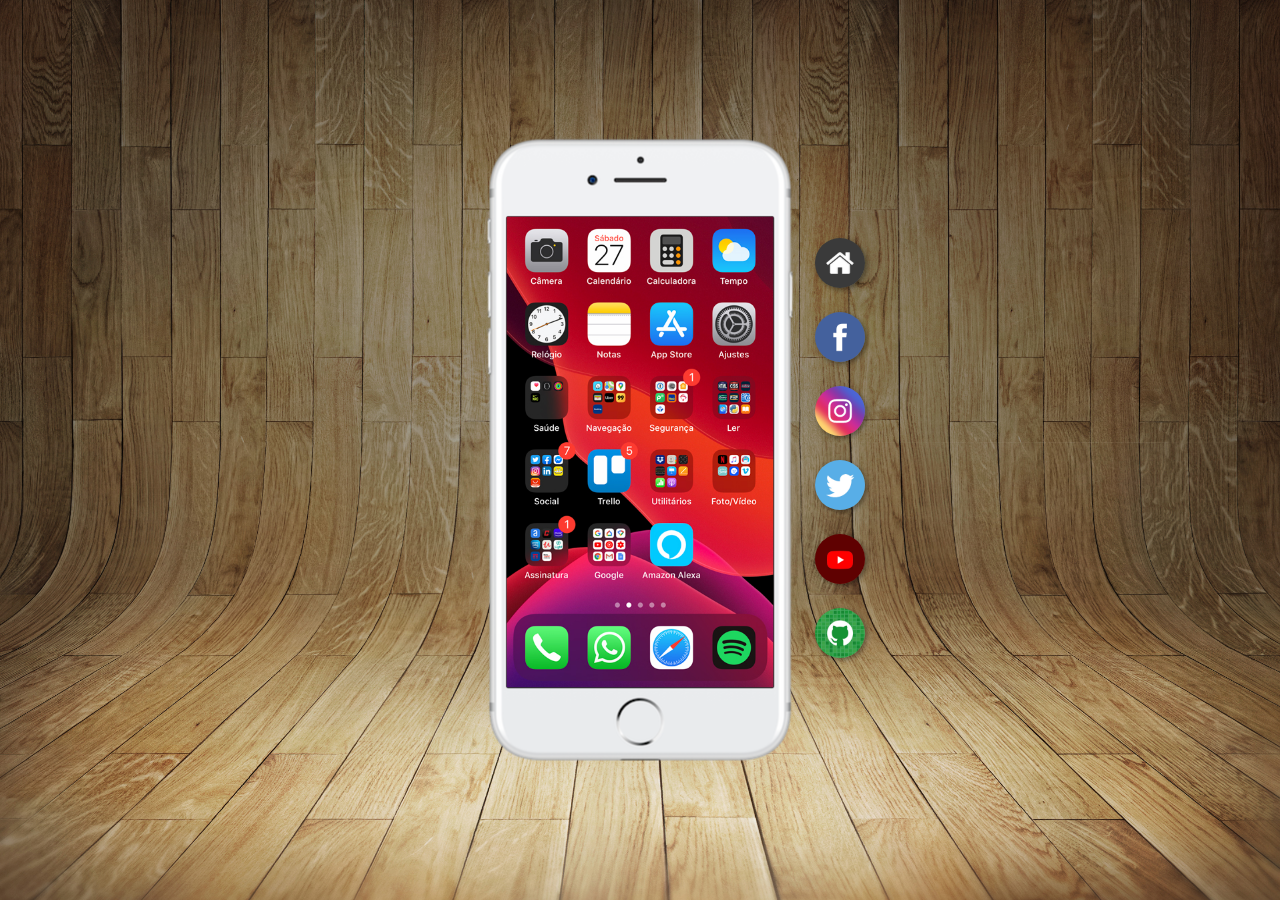
<file: index.html>
<!DOCTYPE html>
<html lang="pt-br">
<head>
    <meta charset="UTF-8">
    <meta name="viewport" content="width=device-width, initial-scale=1.0">
    <link rel="shortcut icon" href="favicon.ico" type="image/x-icon">
    <link rel="stylesheet" href="estilos/style.css">
    <title>Projeto Redes Sociais</title>
</head>
<body>
    <main>
        <div class="container">
            <section id="telefone">
                <iframe src="home.html" name="tela" id="tela" frameborder="0" sandbox="allow-forms allow-modals allow-pointer-lock allow-popups allow-popups-to-escape-sandbox allow-same-origin allow-scripts allow-top-navigation">
                    Seu navegador não é compatível com isso.
                </iframe>
            </section>
            <section id="redes-sociais">
                <a href="home.html" target="tela"><img src="imagens/logo-home.jpg" alt="Logo da Homepage"></a> <br>
                <a href="facebook.html" target="tela"><img src="imagens/logo-facebook.jpg" alt="Logo do Facebook"></a> <br>
                <a href="instagram.html" target="tela"><img src="imagens/logo-instagram.jpg" alt="Logo do Instagram"></a> <br>
                <a href="twitter.html" target="tela"><img src="imagens/logo-twitter.jpg" alt="Logo do Twitter"></a> <br>
                <a href="youtube.html" target="tela"><img src="imagens/logo-youtube.jpg" alt="Logo do YouTube"></a> <br>
                <a href="github.html" target="tela"><img src="imagens/logo-github.jpg" alt="Logo do GitHub"></a> <br>
            </section>
        </div>
    </main>    
</body>
</html>
</file>
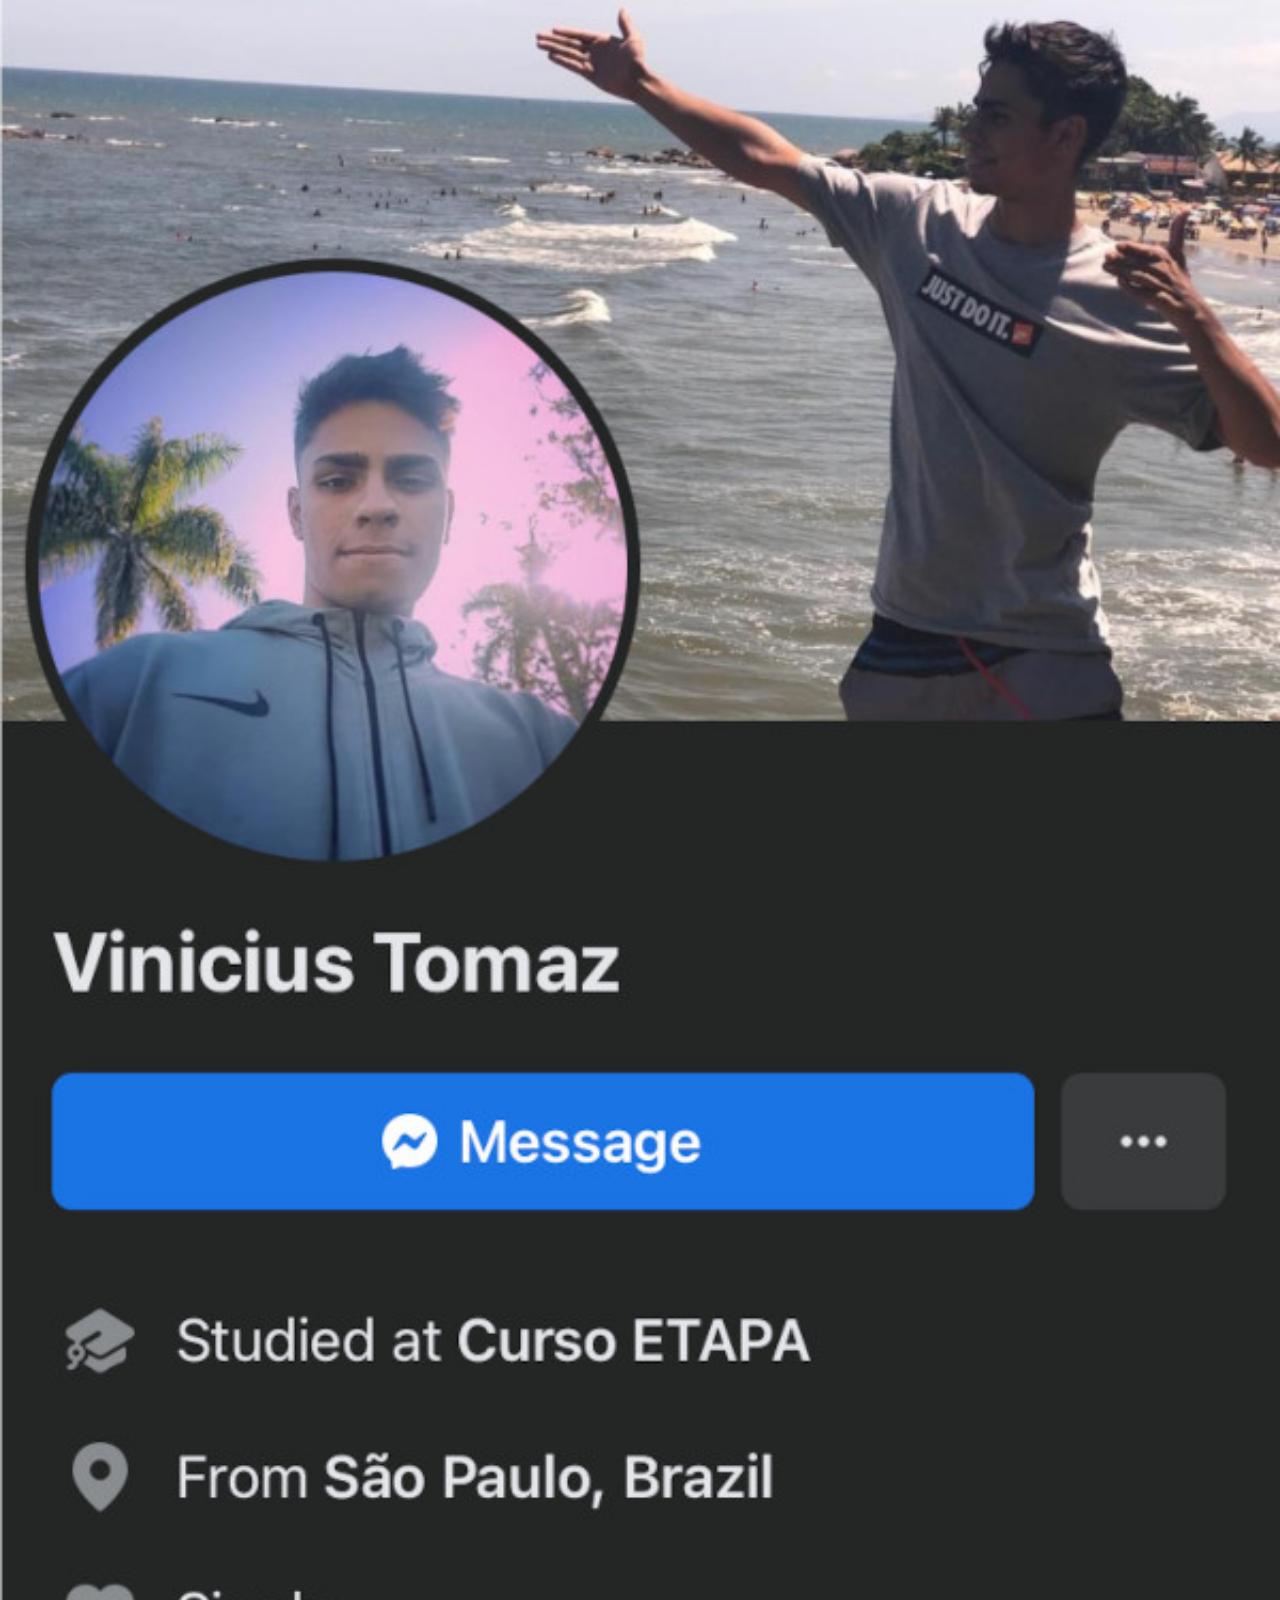
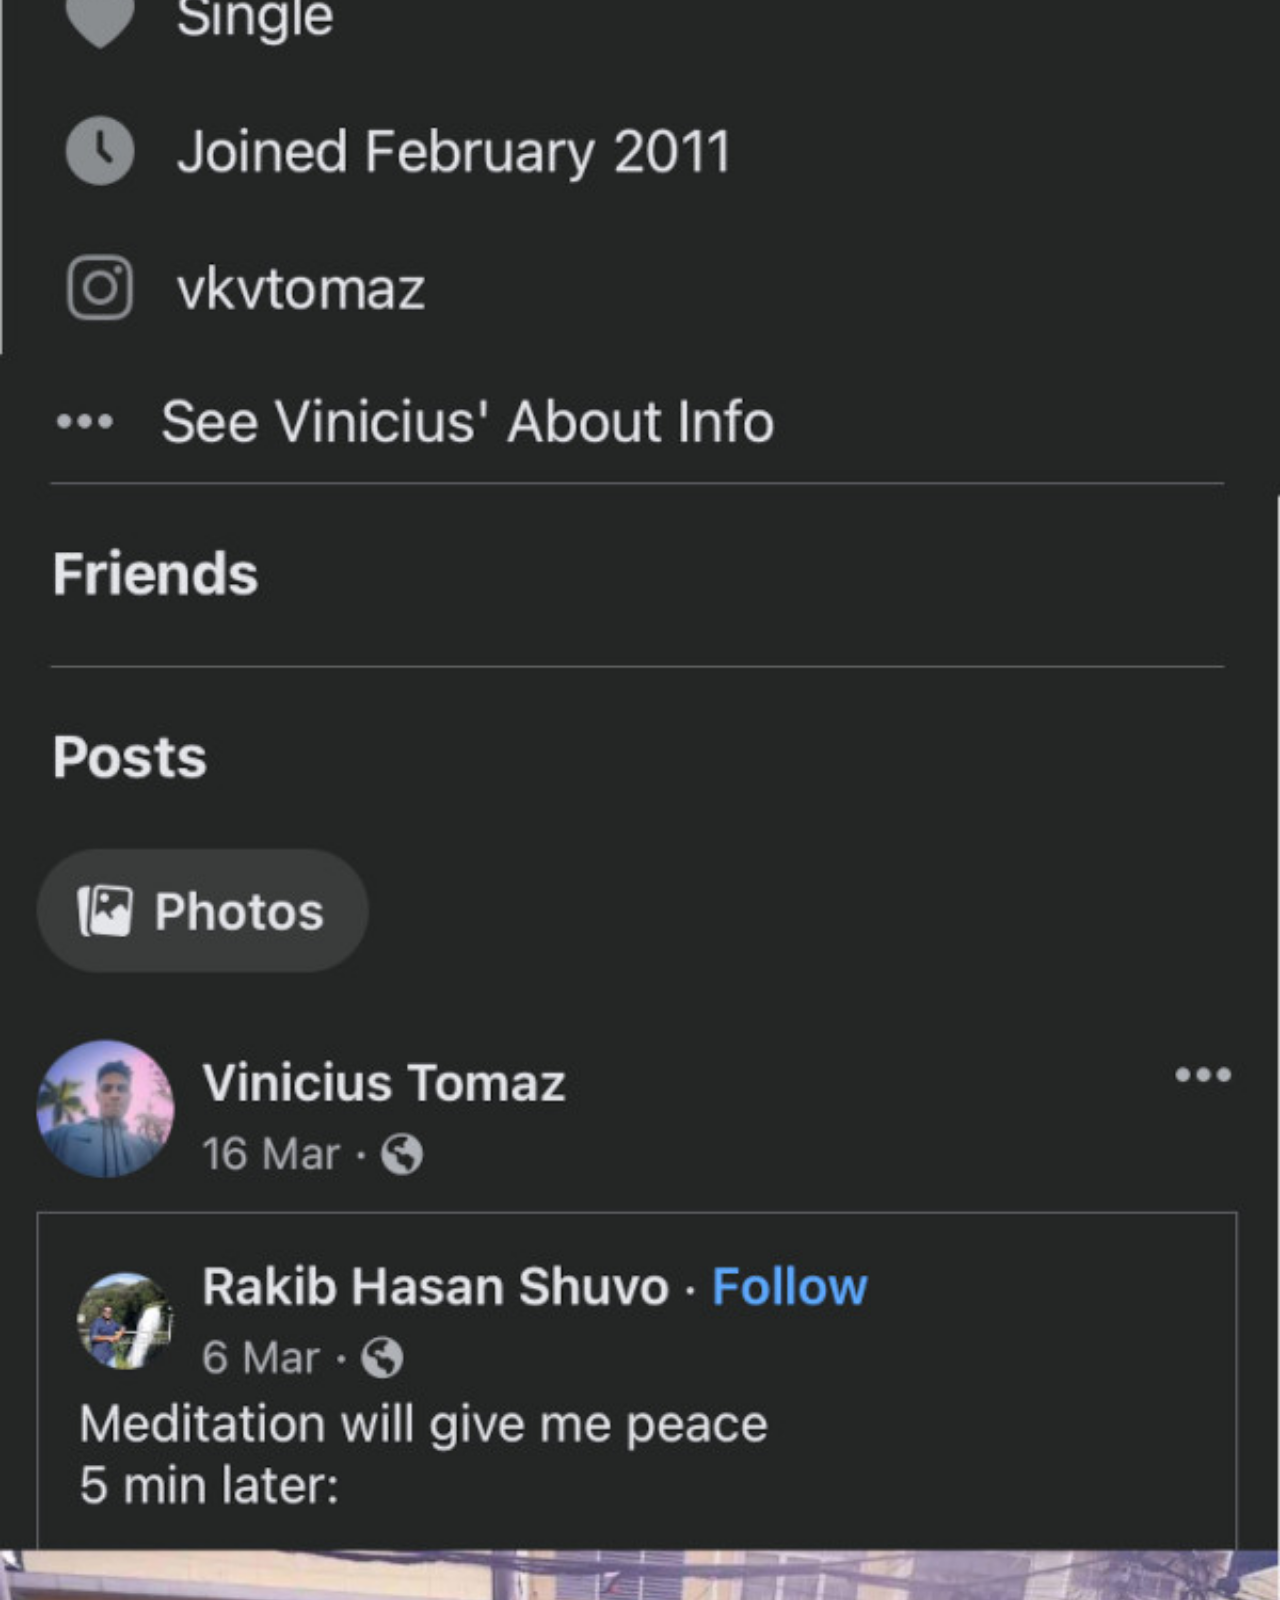
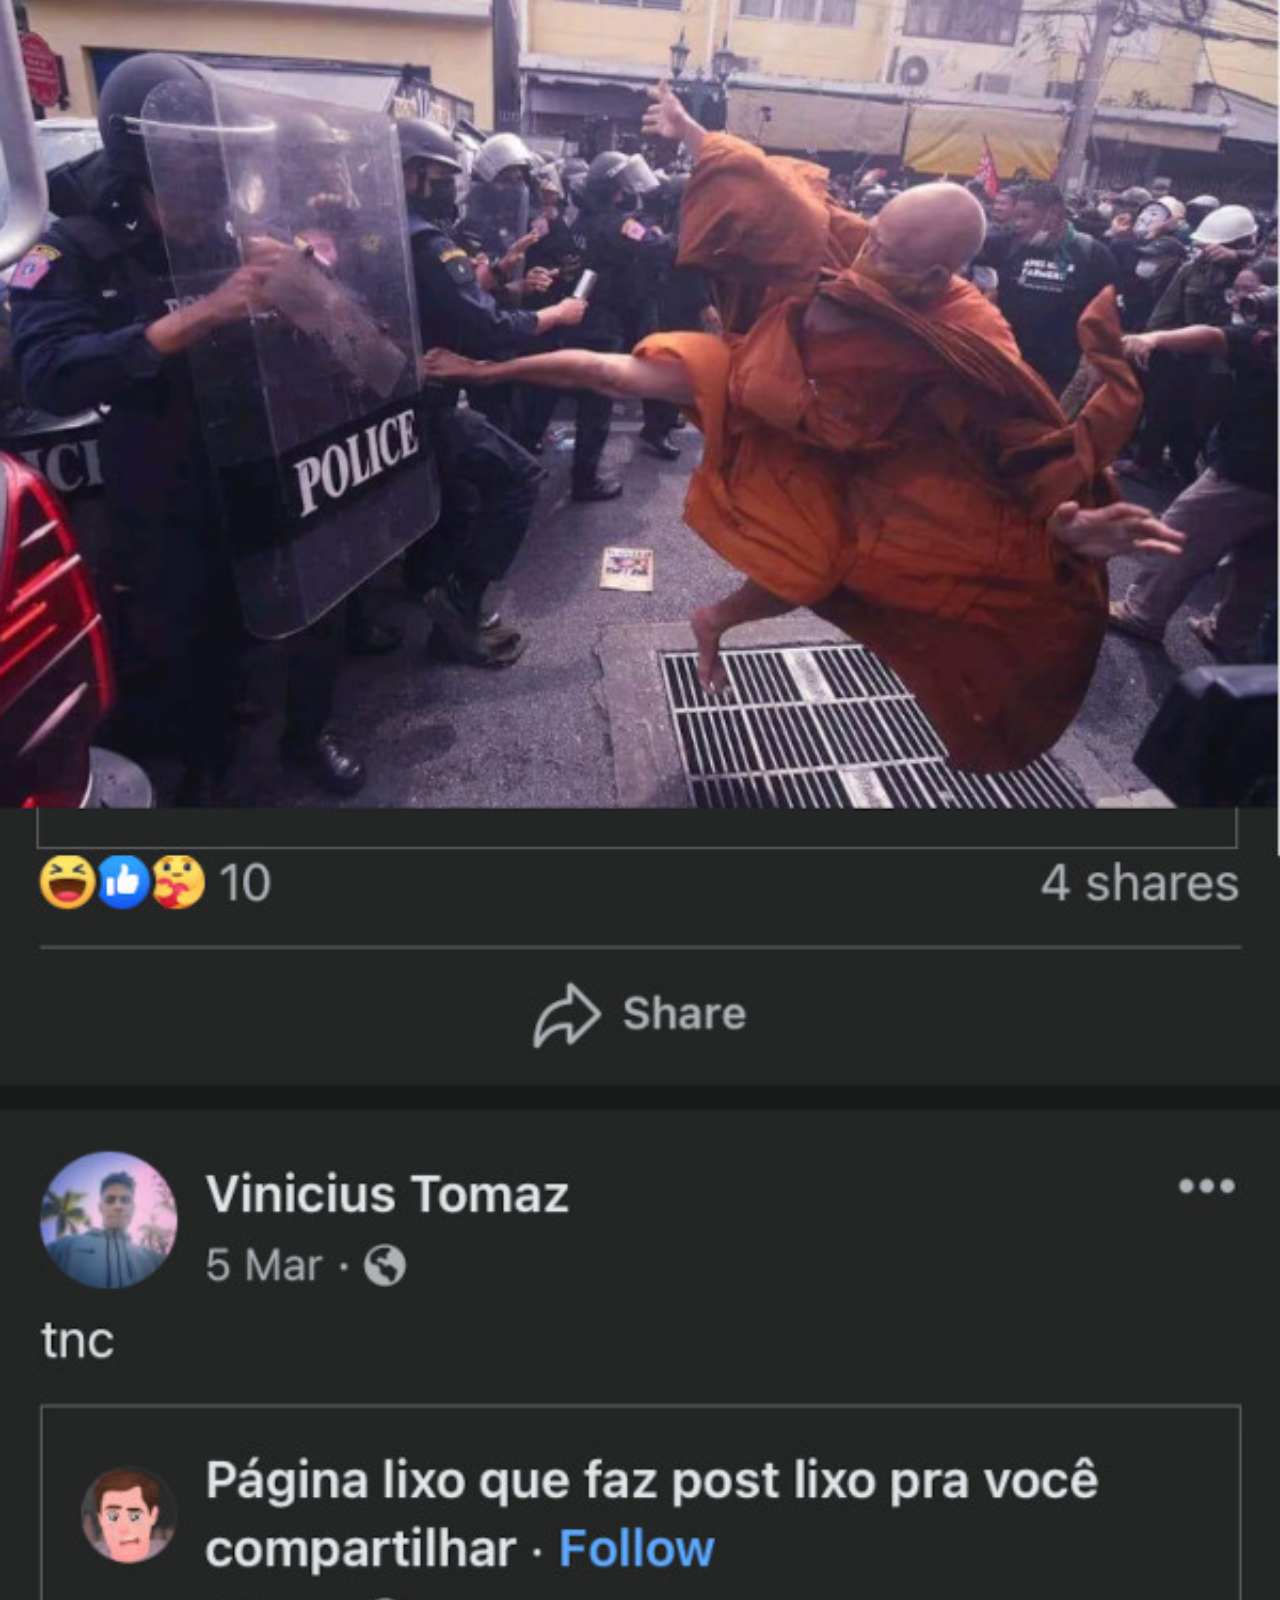
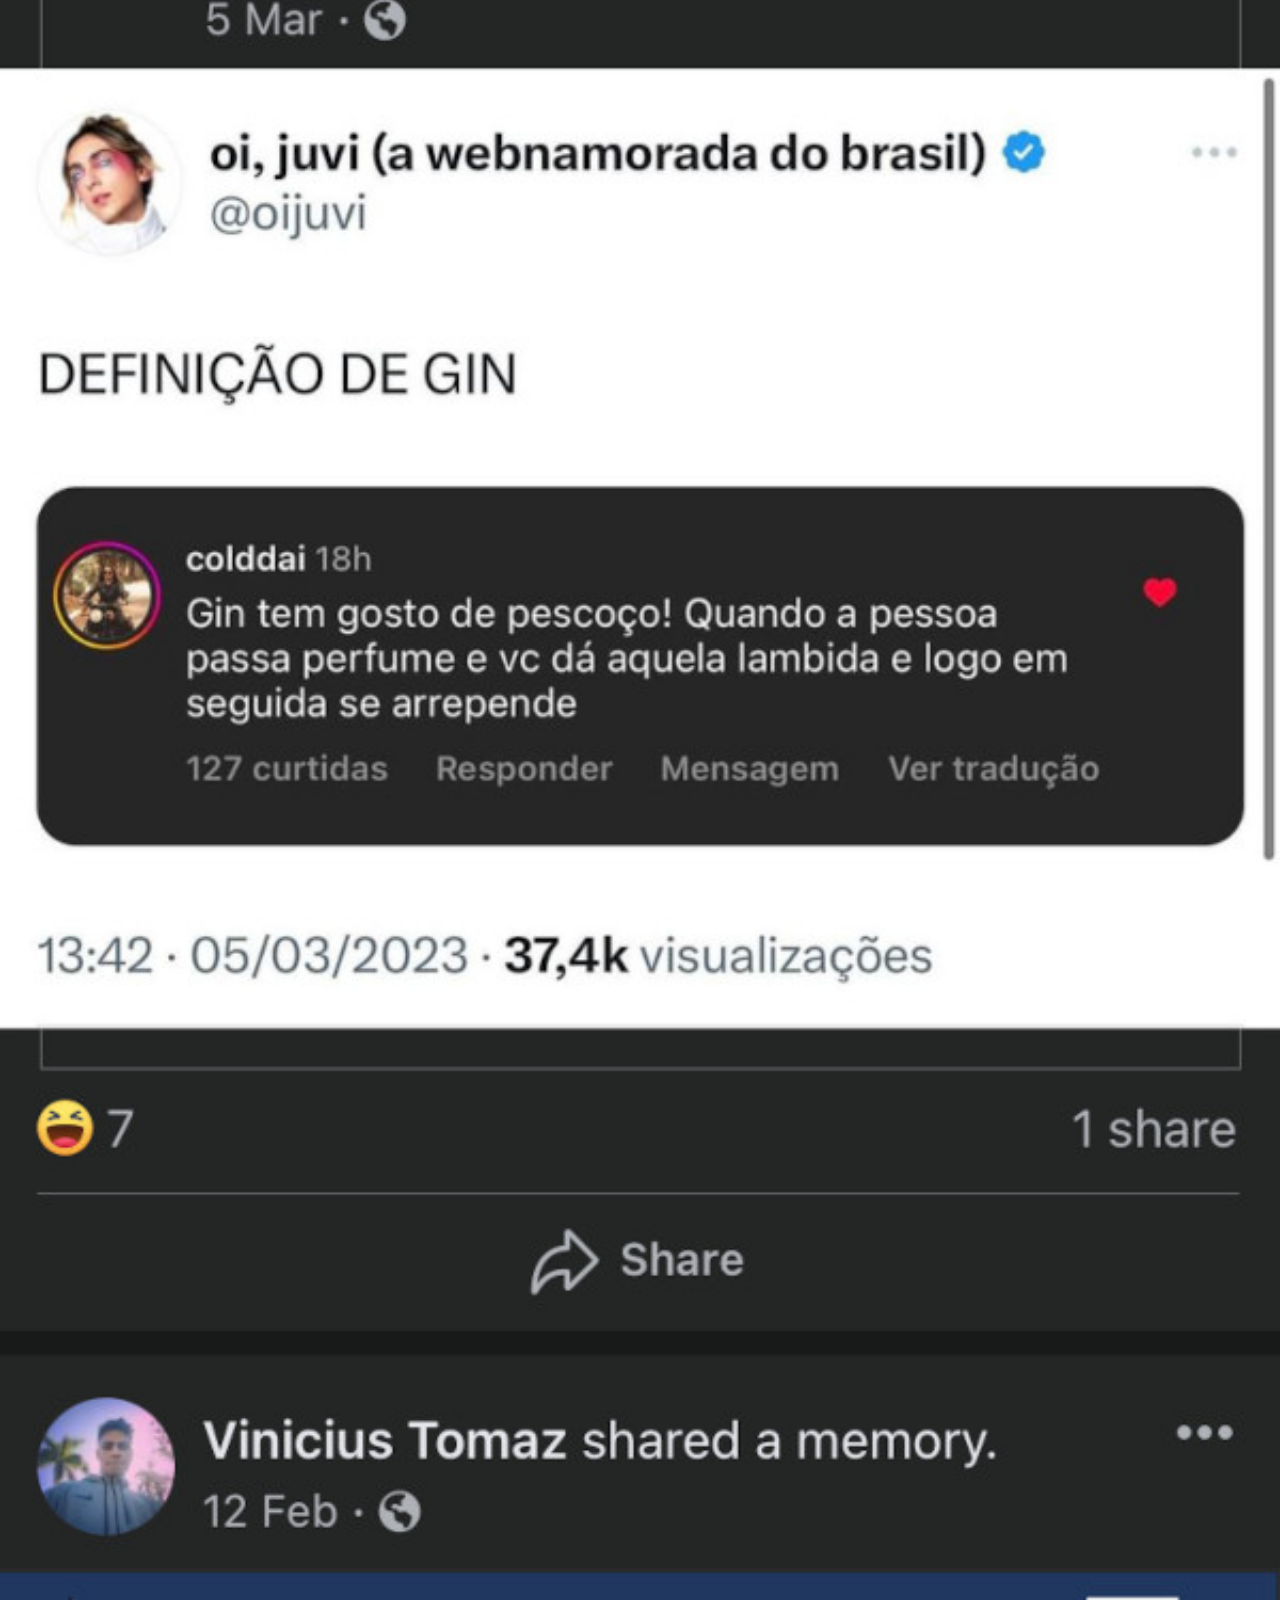
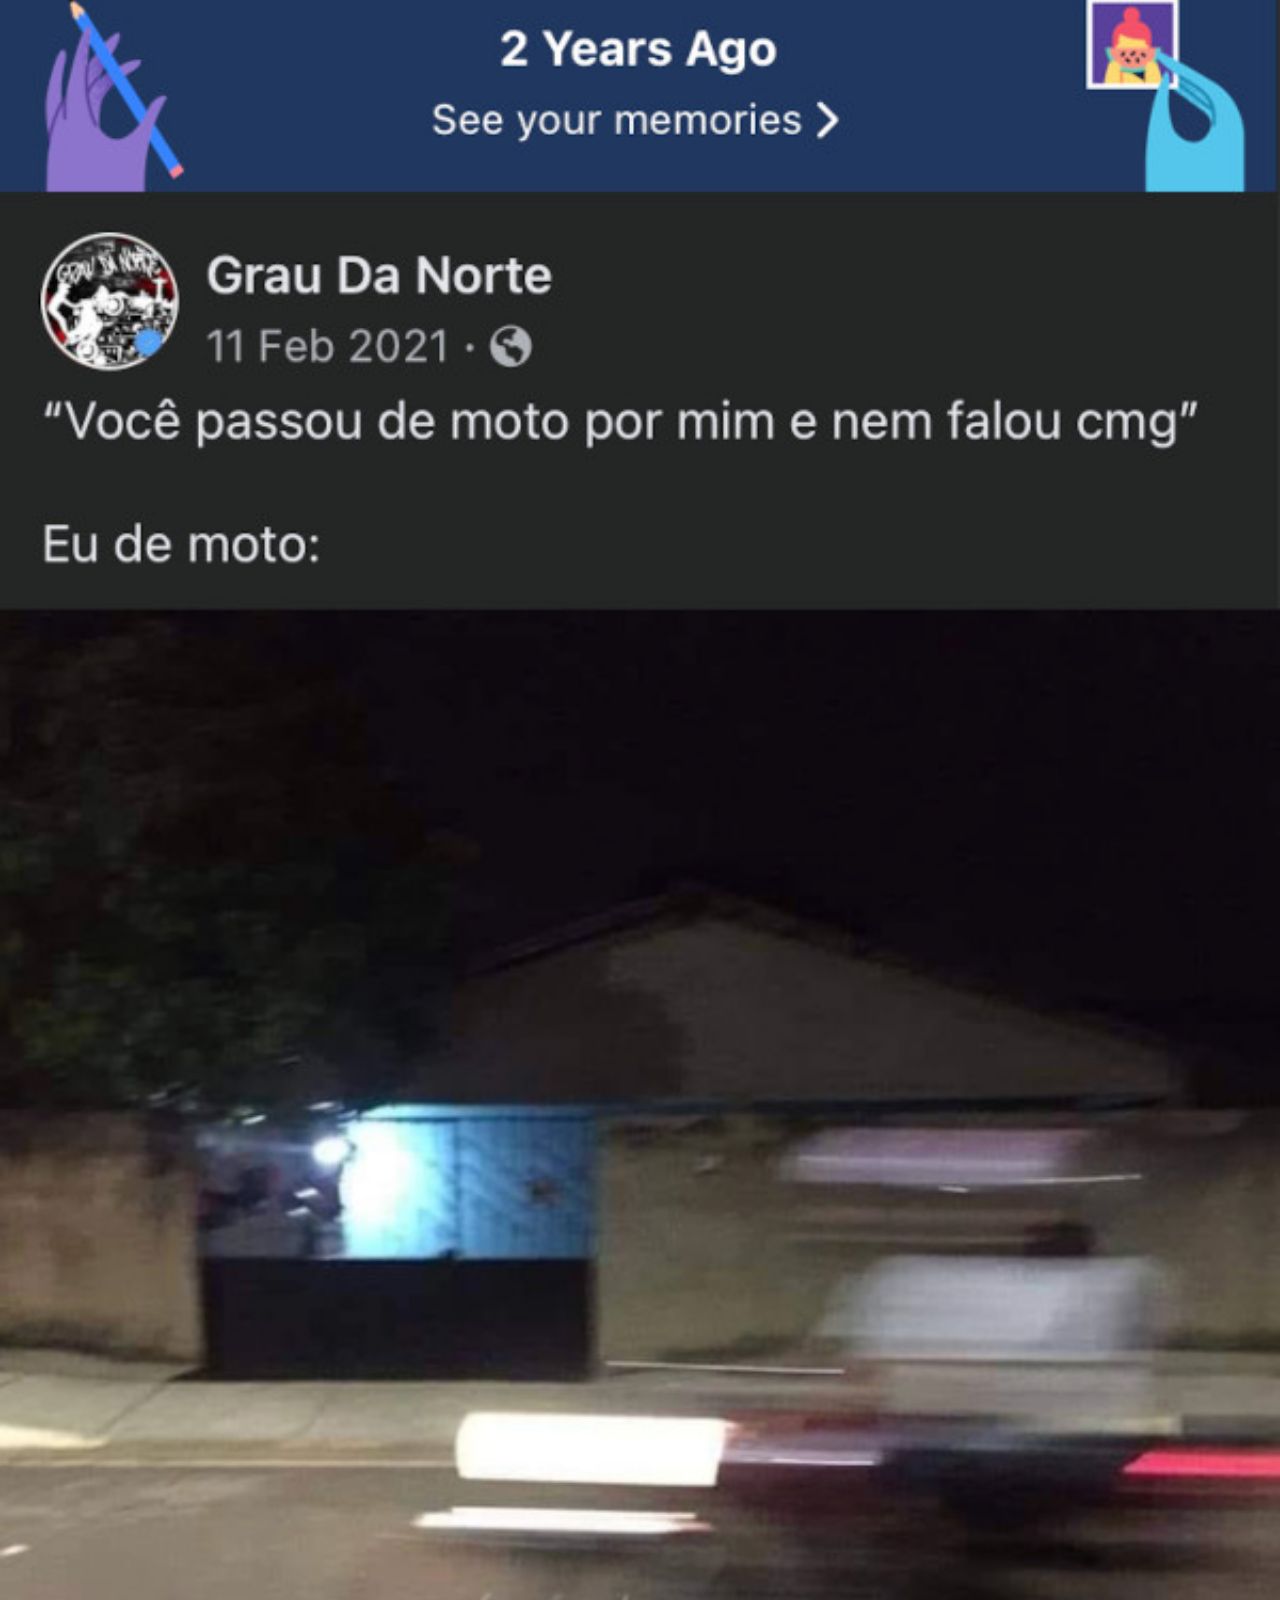
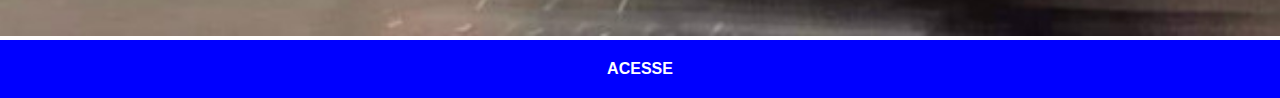
<file: facebook.html>
<!DOCTYPE html>
<html lang="pt-br">
<head>
    <meta charset="UTF-8">
    <meta name="viewport" content="width=device-width, initial-scale=1.0">
    <title>Facebook</title>
    <style>
        * {
            margin: 0px;
            padding: 0px;
            font-family: Arial, Helvetica, sans-serif;
        }

        ::-webkit-scrollbar {
            width: 0px;
            height: 0px;
        }

        img {
            width: 100vw;
        }

        a {
            display: block;
            background-color: blue;
            color: white;
            padding: 20px;
            text-align: center;
            font-weight: bolder;
            text-decoration: none;
        }

        a:hover {
            background-color: rgb(0, 102, 255);
        }
    </style>
</head>
<body>
    <img src="imagens/tela-facebook.jpg" alt="Print do site facebook">
    <a href="https://www.facebook.com/VinyTomaz/" target="_blank">ACESSE</a>
    
</body>
</html>
</file>
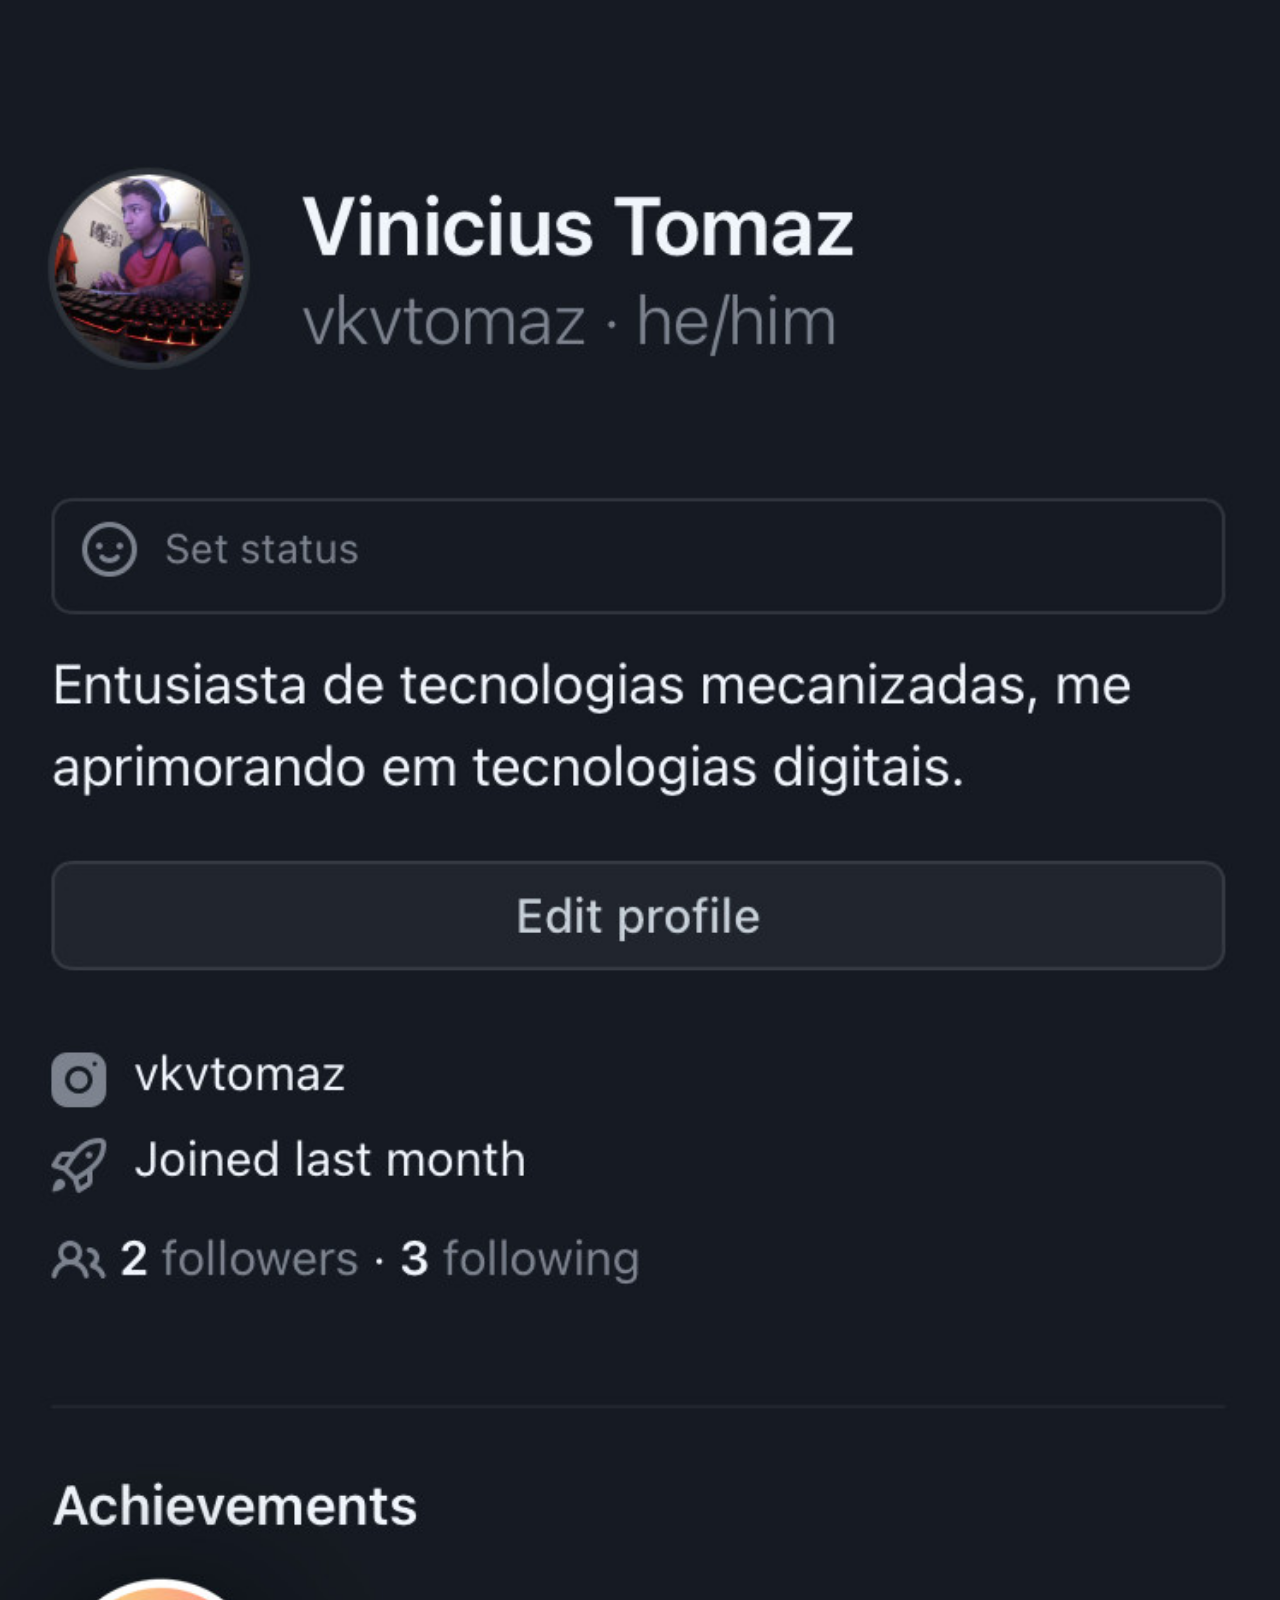
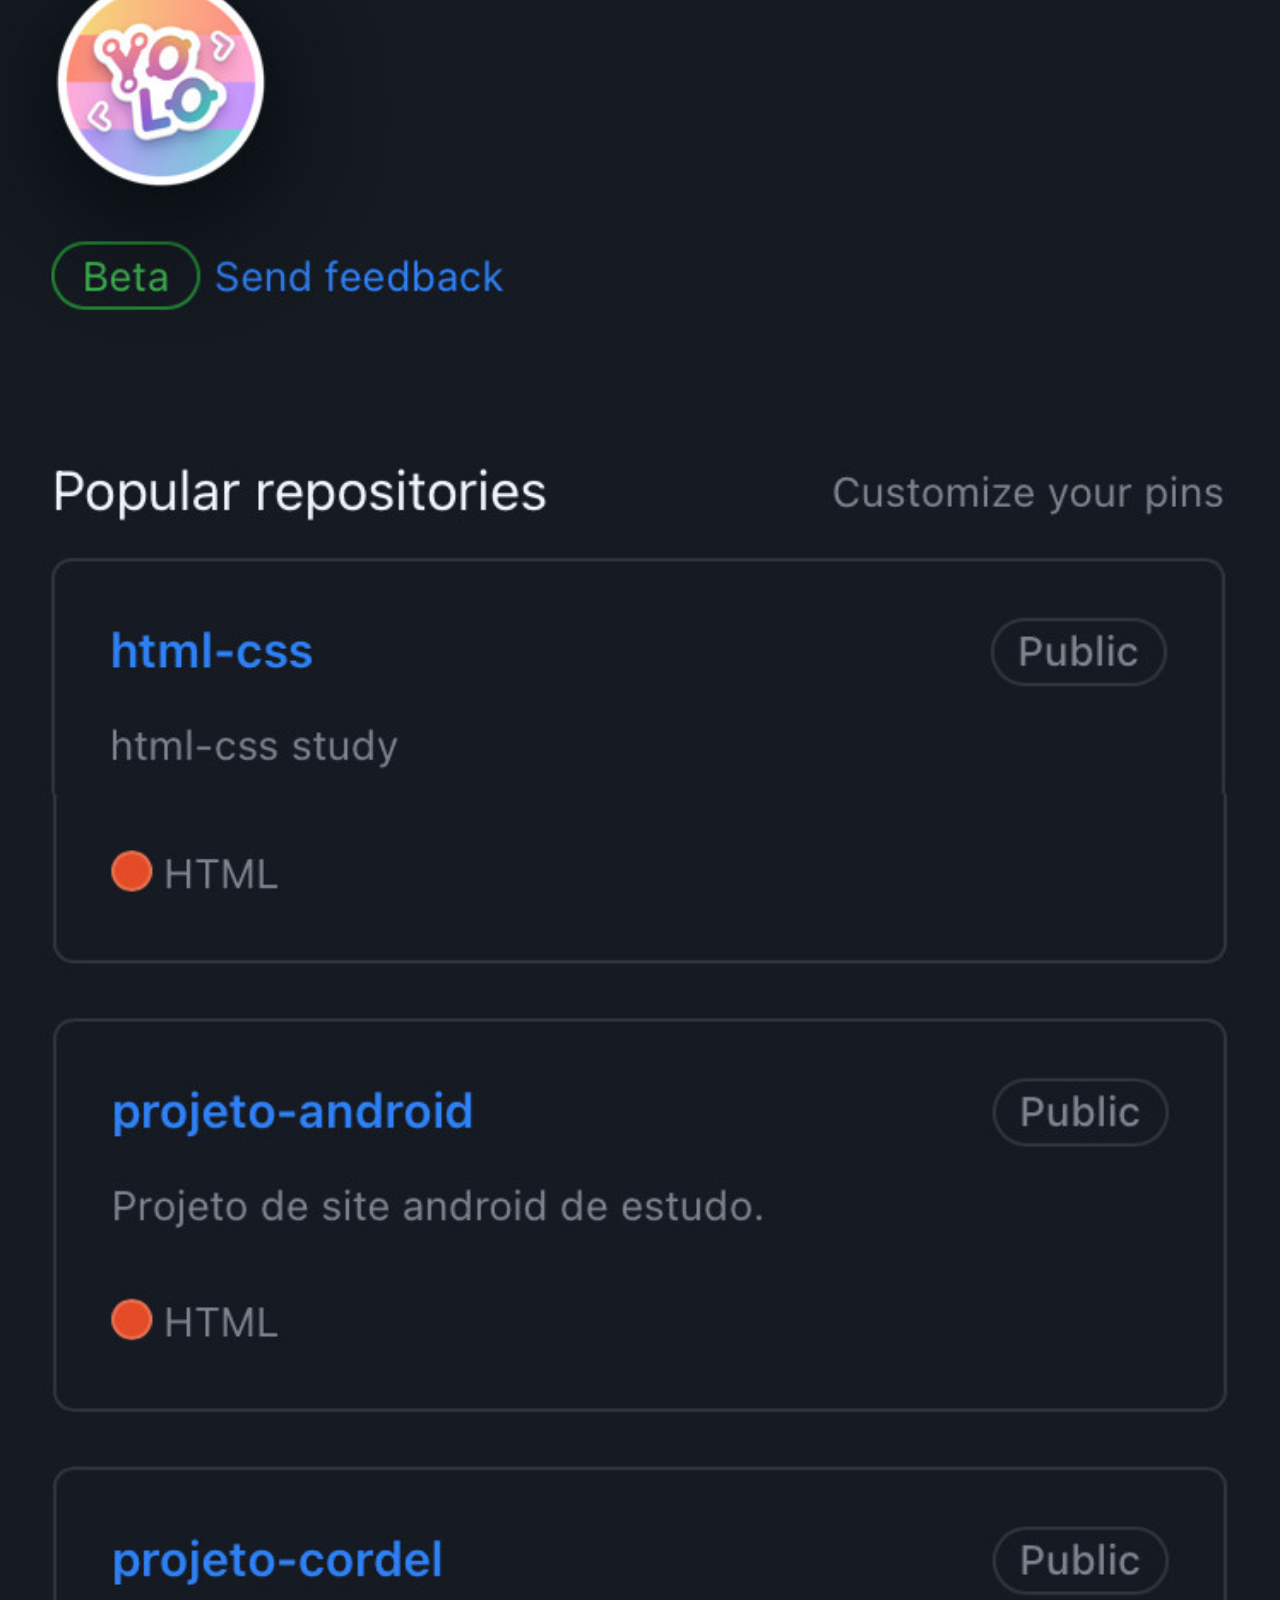
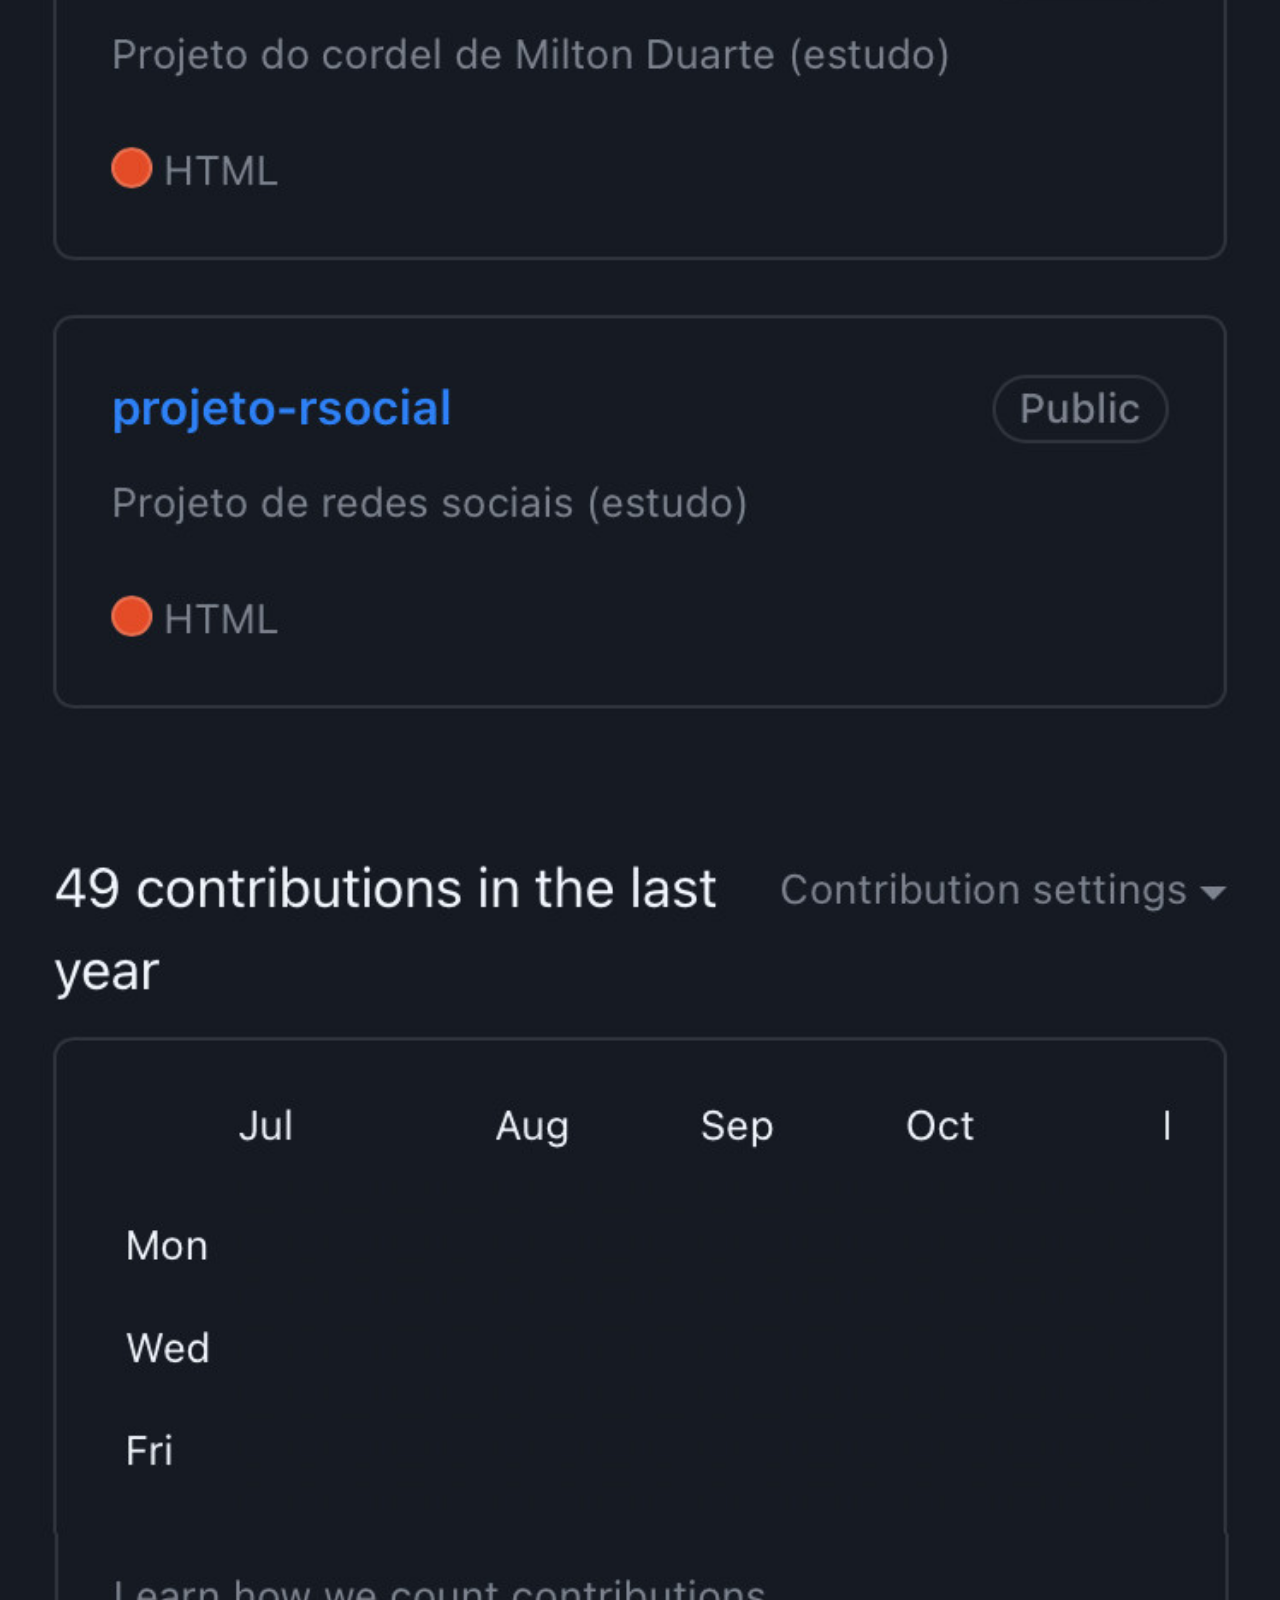
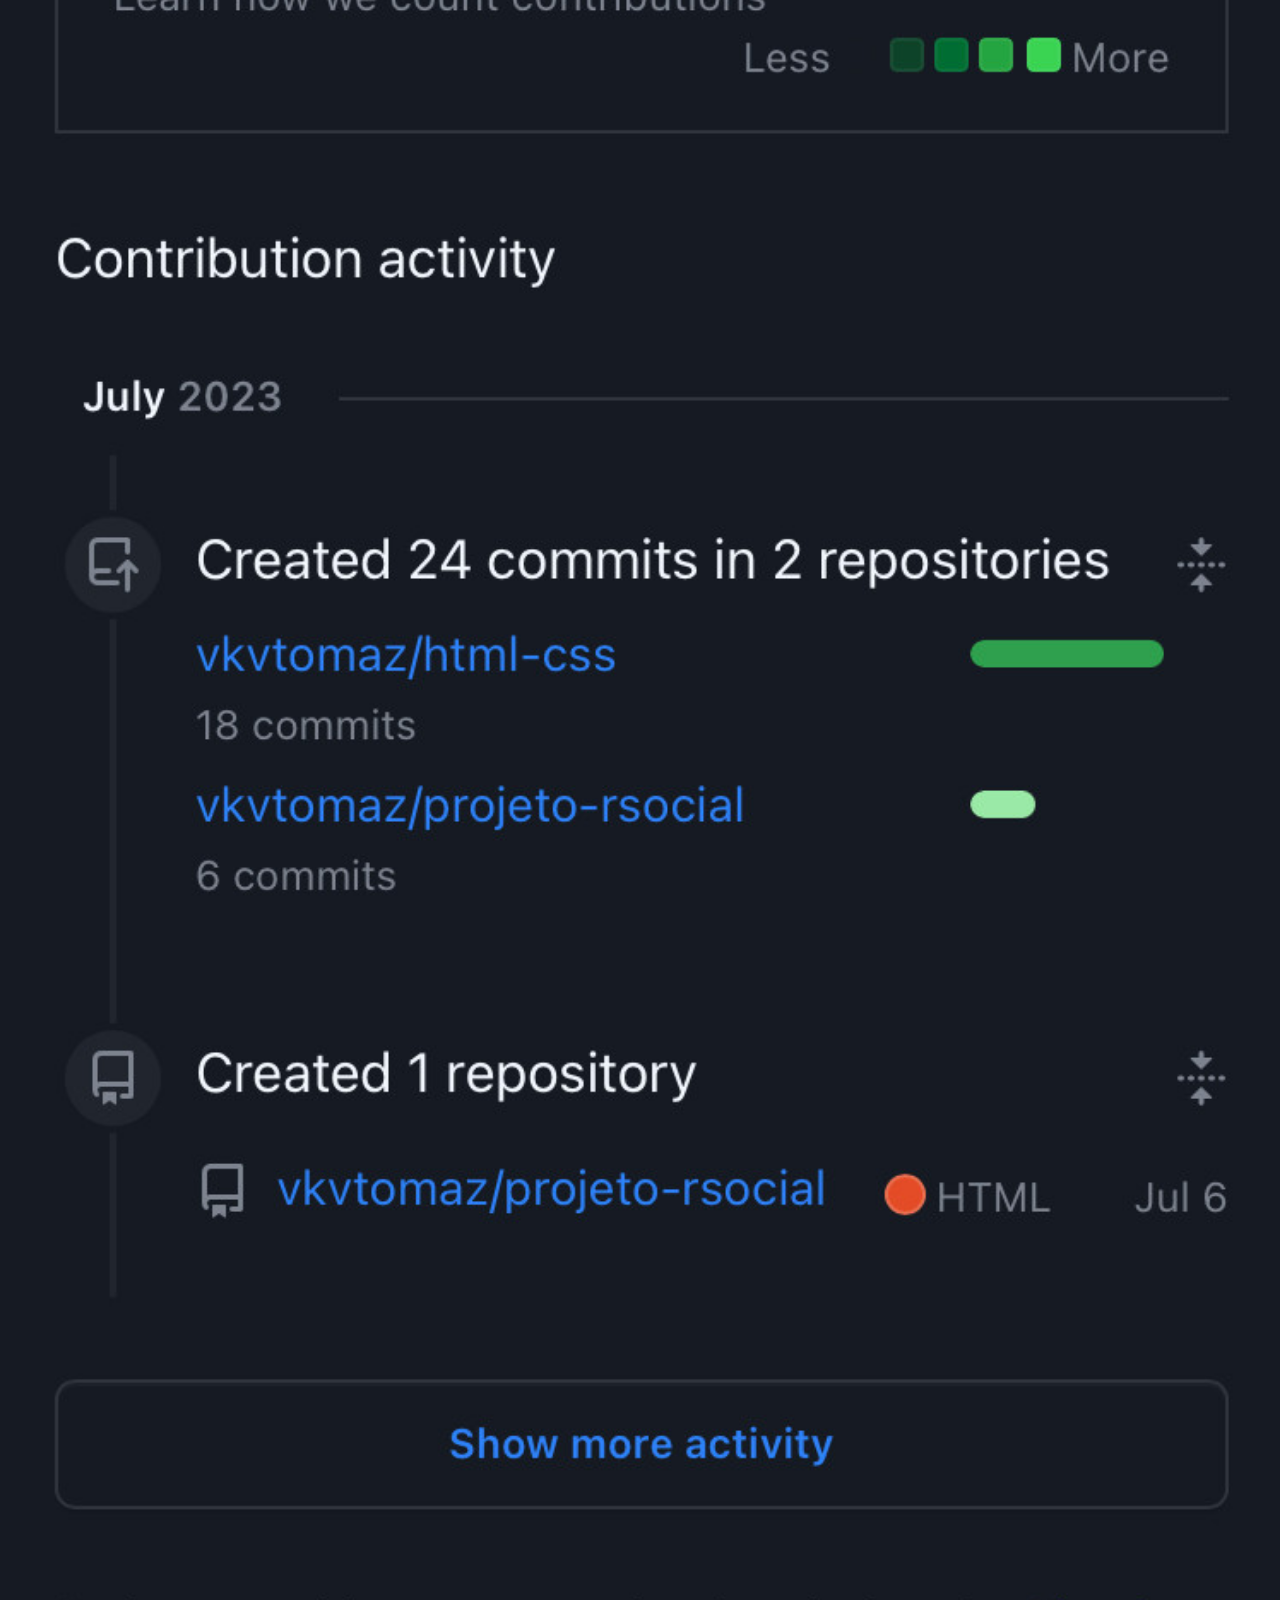
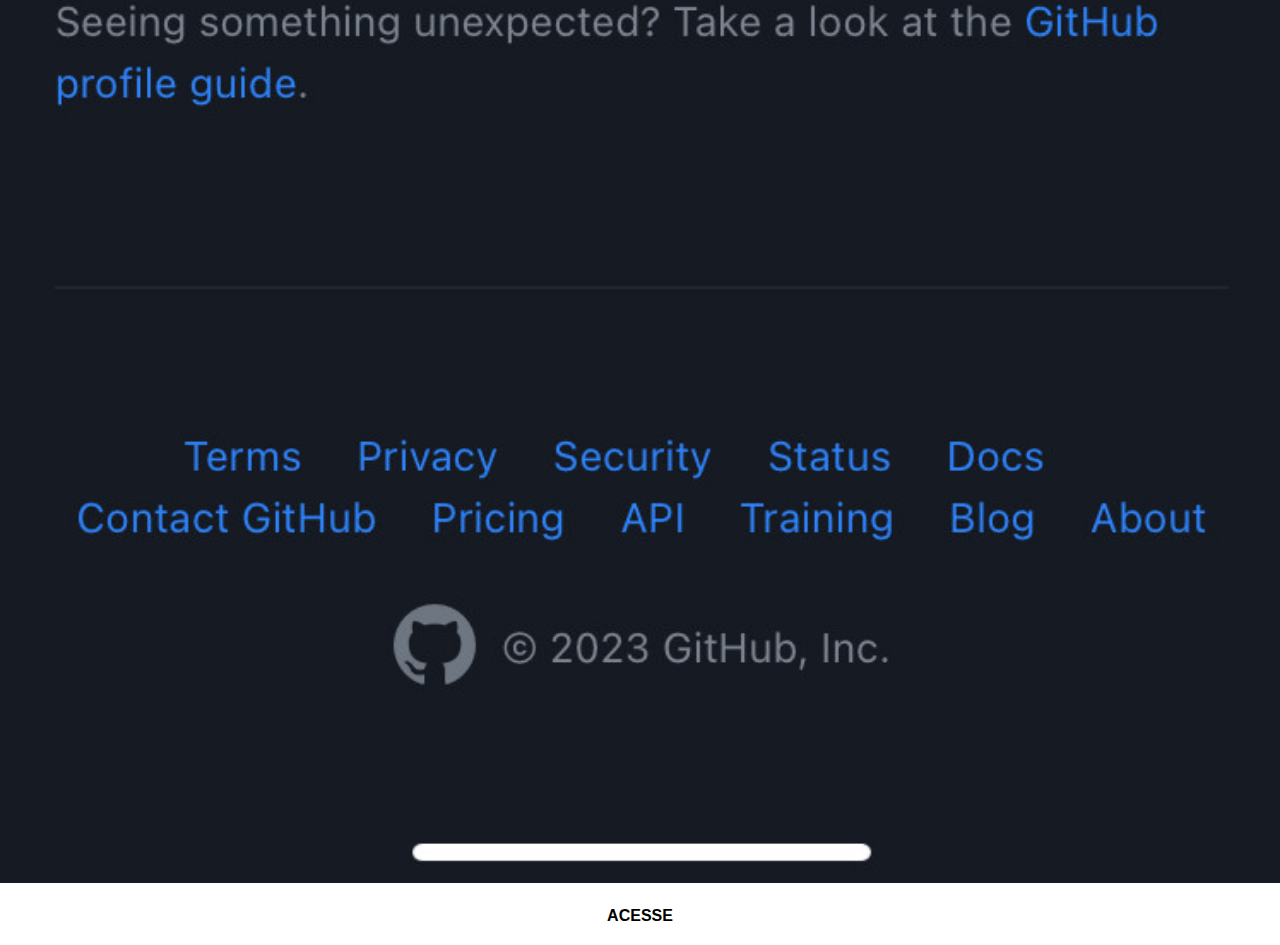
<file: github.html>
<!DOCTYPE html>
<html lang="pt-br">
<head>
    <meta charset="UTF-8">
    <meta name="viewport" content="width=device-width, initial-scale=1.0">
    <title>GitHub</title>
    <style>
        * {
            margin: 0px;
            padding: 0px;
            font-family: Arial, Helvetica, sans-serif;
        }

        ::-webkit-scrollbar {
            width: 0px;
            height: 0px;
        }

        img {
            width: 100vw;
        }

        a {
            display: block;
            background-color: white;
            color: black;
            padding: 20px;
            text-align: center;
            font-weight: bolder;
            text-decoration: none;
        }

        a:hover {
            background-color: black;
            color: white;
        }
    </style>
</head>
<body>
    <img src="imagens/github-tela.jpg" alt="Print do site GitHub">
    <a href="https://github.com/vkvtomaz" target="_blank">ACESSE</a>
    
</body>
</html>
</file>
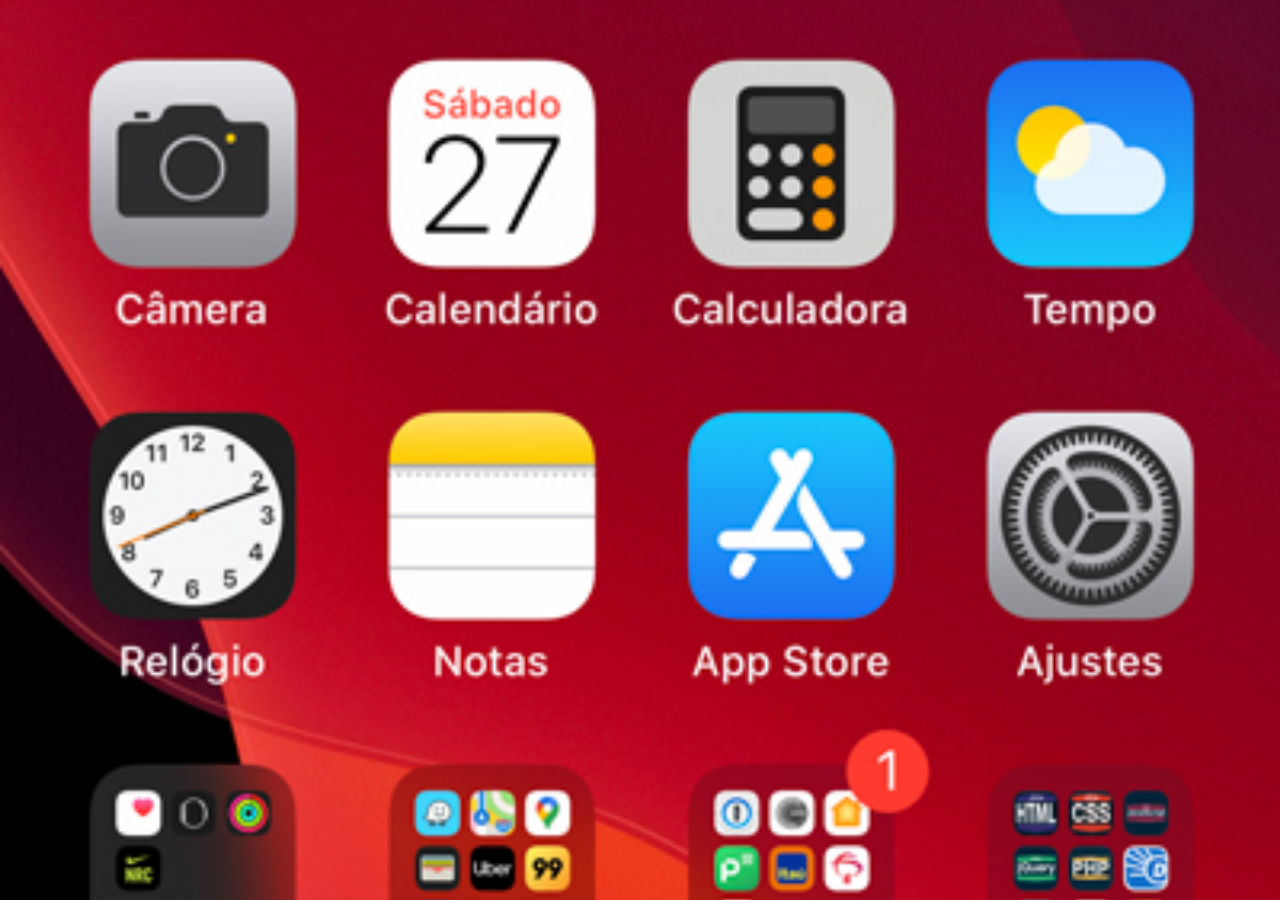
<file: home.html>
<!DOCTYPE html>
<html lang="pt-br">
<head>
    <meta charset="UTF-8">
    <meta name="viewport" content="width=device-width, initial-scale=1.0">
    <title>Home</title>
</head>
<style>
    * {
        margin: 0px;
        padding: 0px;
    }

    body {
        width: 100vw;
        height: 100vh;
        background: black url('imagens/tela-home.jpg') no-repeat top center;
        background-size: cover;
    }
</style>
<body>
    
</body>
</html>
</file>
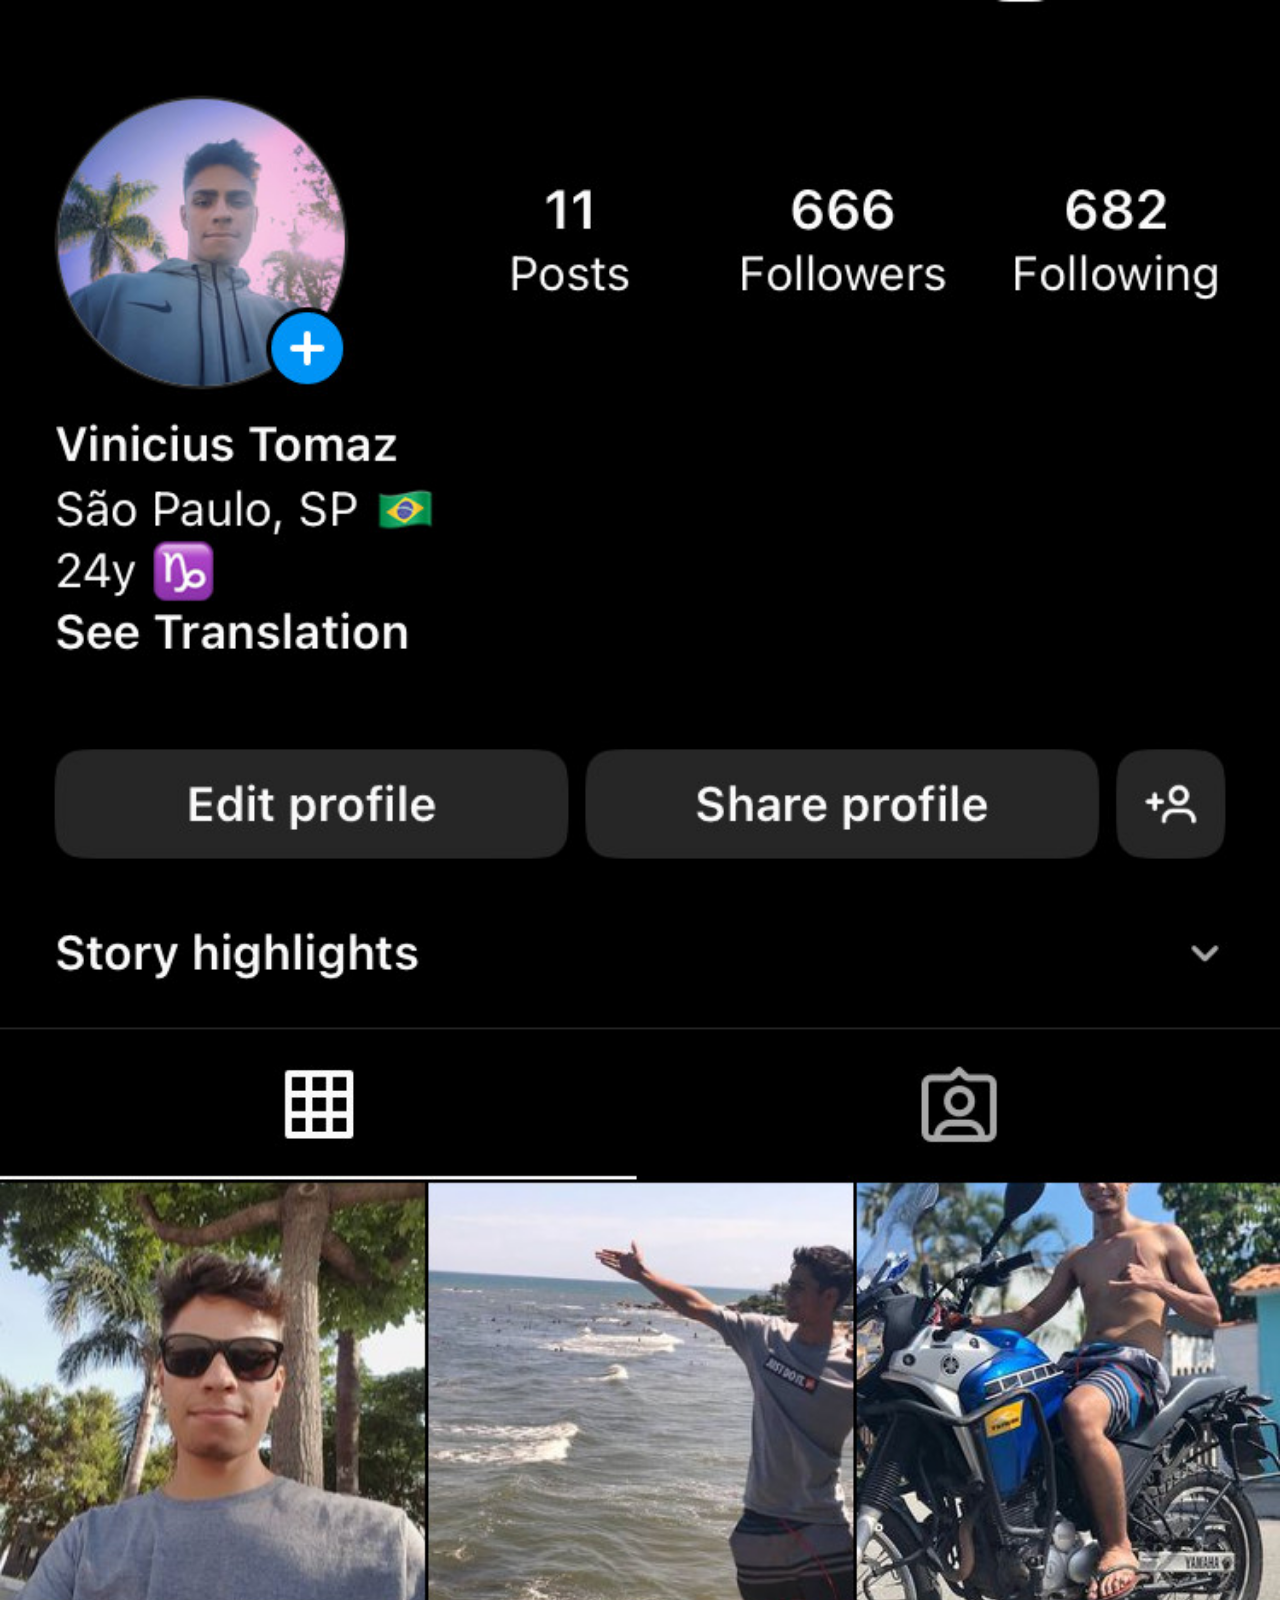
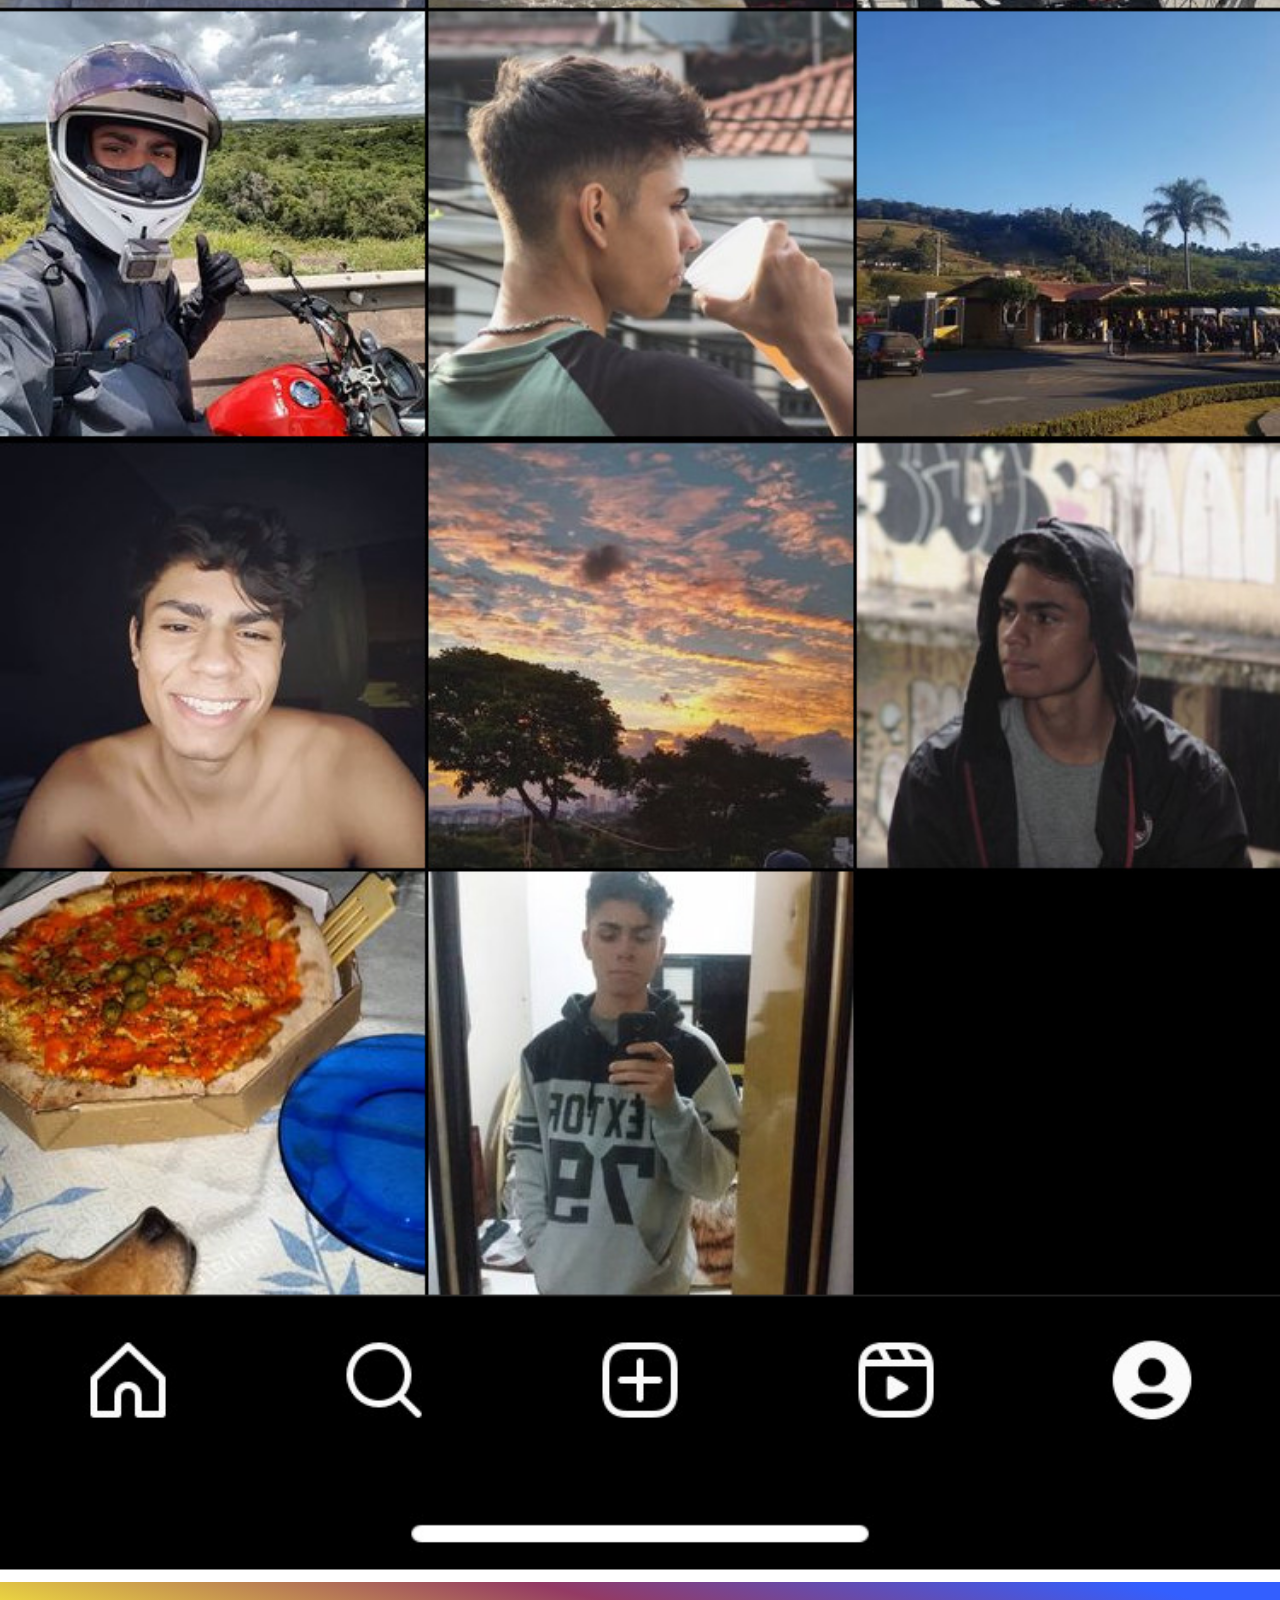
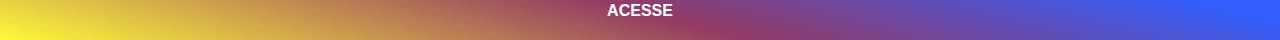
<file: instagram.html>
<!DOCTYPE html>
<html lang="pt-br">
<head>
    <meta charset="UTF-8">
    <meta name="viewport" content="width=device-width, initial-scale=1.0">
    <title>Instagram</title>
    <style>
        * {
            margin: 0px;
            padding: 0px;
            font-family: Arial, Helvetica, sans-serif;
        }

        ::-webkit-scrollbar {
            width: 0px;
            height: 0px;
        }

        img {
            width: 100vw;
        }

        a {
            display: block;
            background: rgb(255,248,7);
            background: linear-gradient(15deg, rgba(255, 247, 7, 0.801) 0%, rgba(121, 9, 61, 0.801) 50%, rgba(0, 55, 255, 0.801) 90%);
            color: white;
            padding: 20px;
            text-align: center;
            font-weight: bolder;
            text-decoration: none;
        }

        a:hover {
            background: rgb(255,248,7);
            background: linear-gradient(15deg, rgba(255,248,7,1) 0%, rgba(121,9,62,1) 50%, rgba(0,56,255,1) 90%);
        }
    </style>
</head>
<body>
    <img src="imagens/instagram-tela.jpg" alt="Print do site instagram">
    <a href="https://www.instagram.com/vkvtomaz/" target="_blank">ACESSE</a>
    
</body>
</html>
</file>
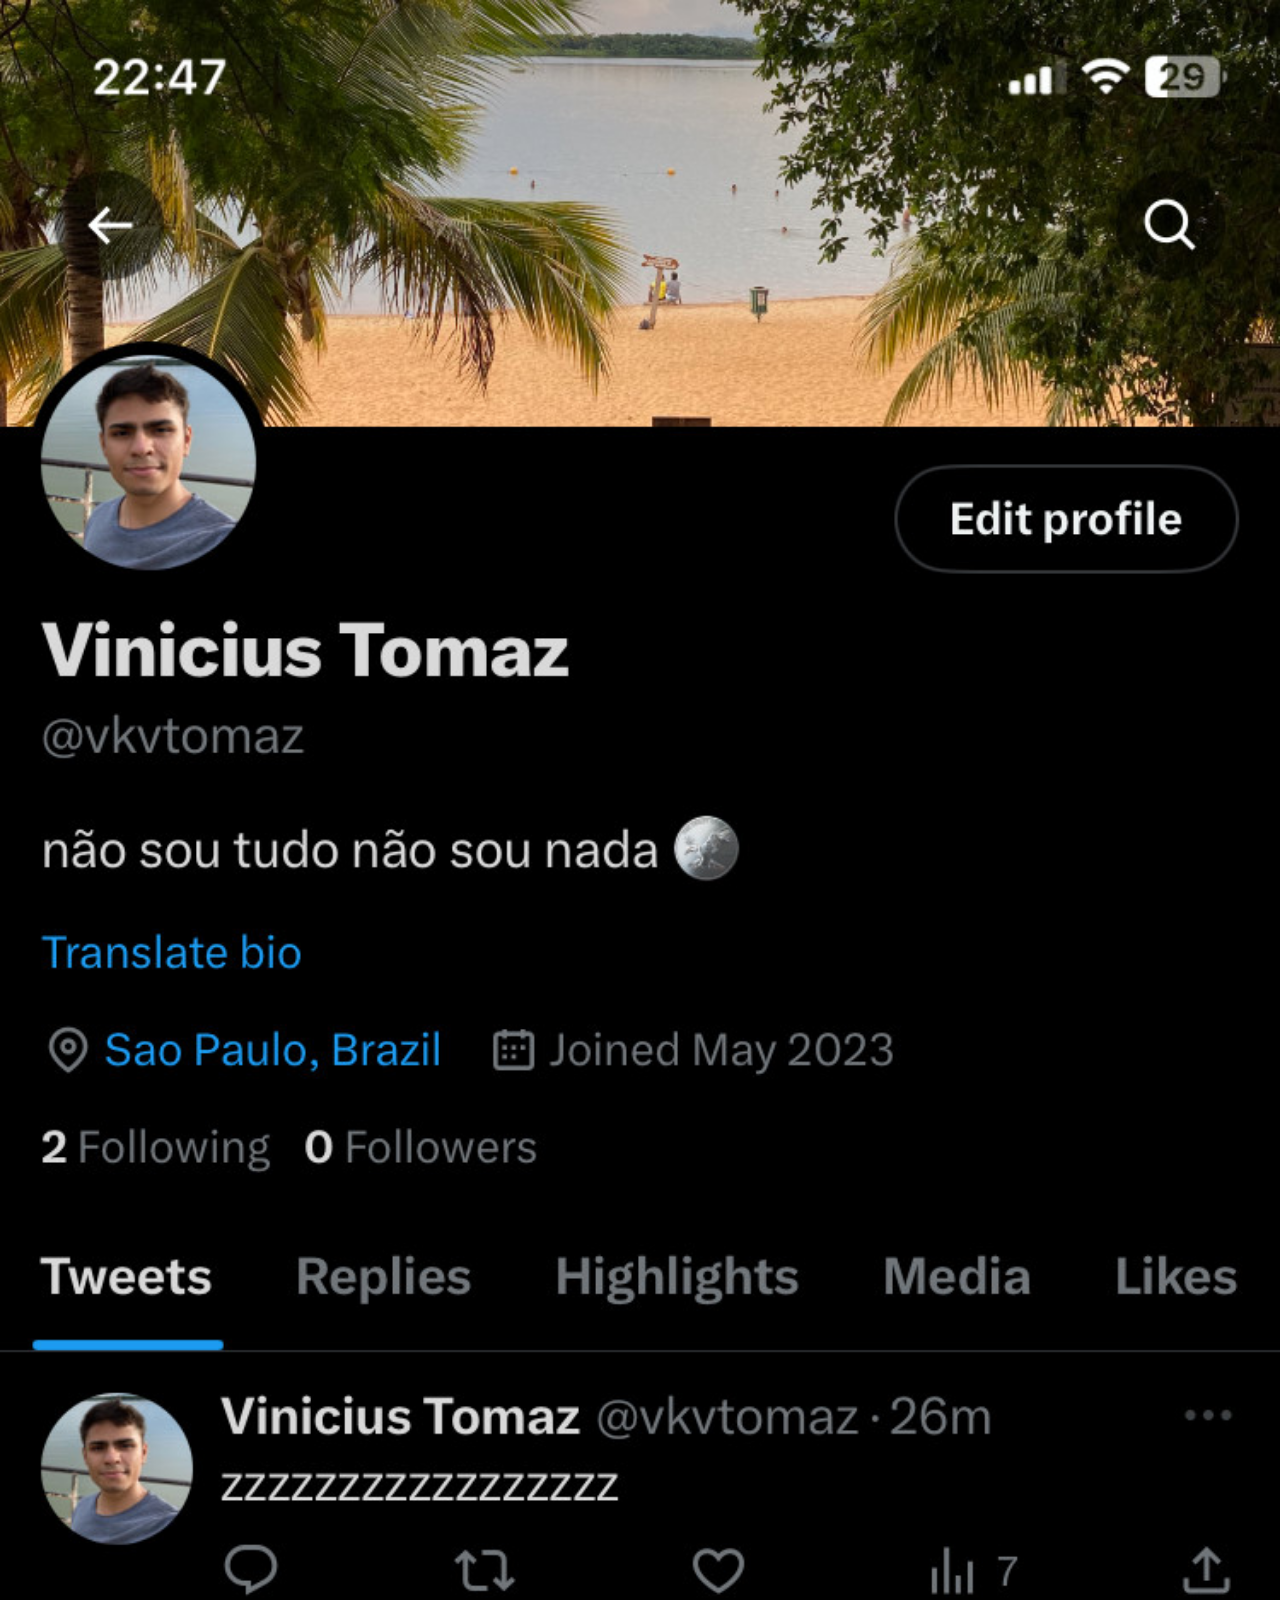
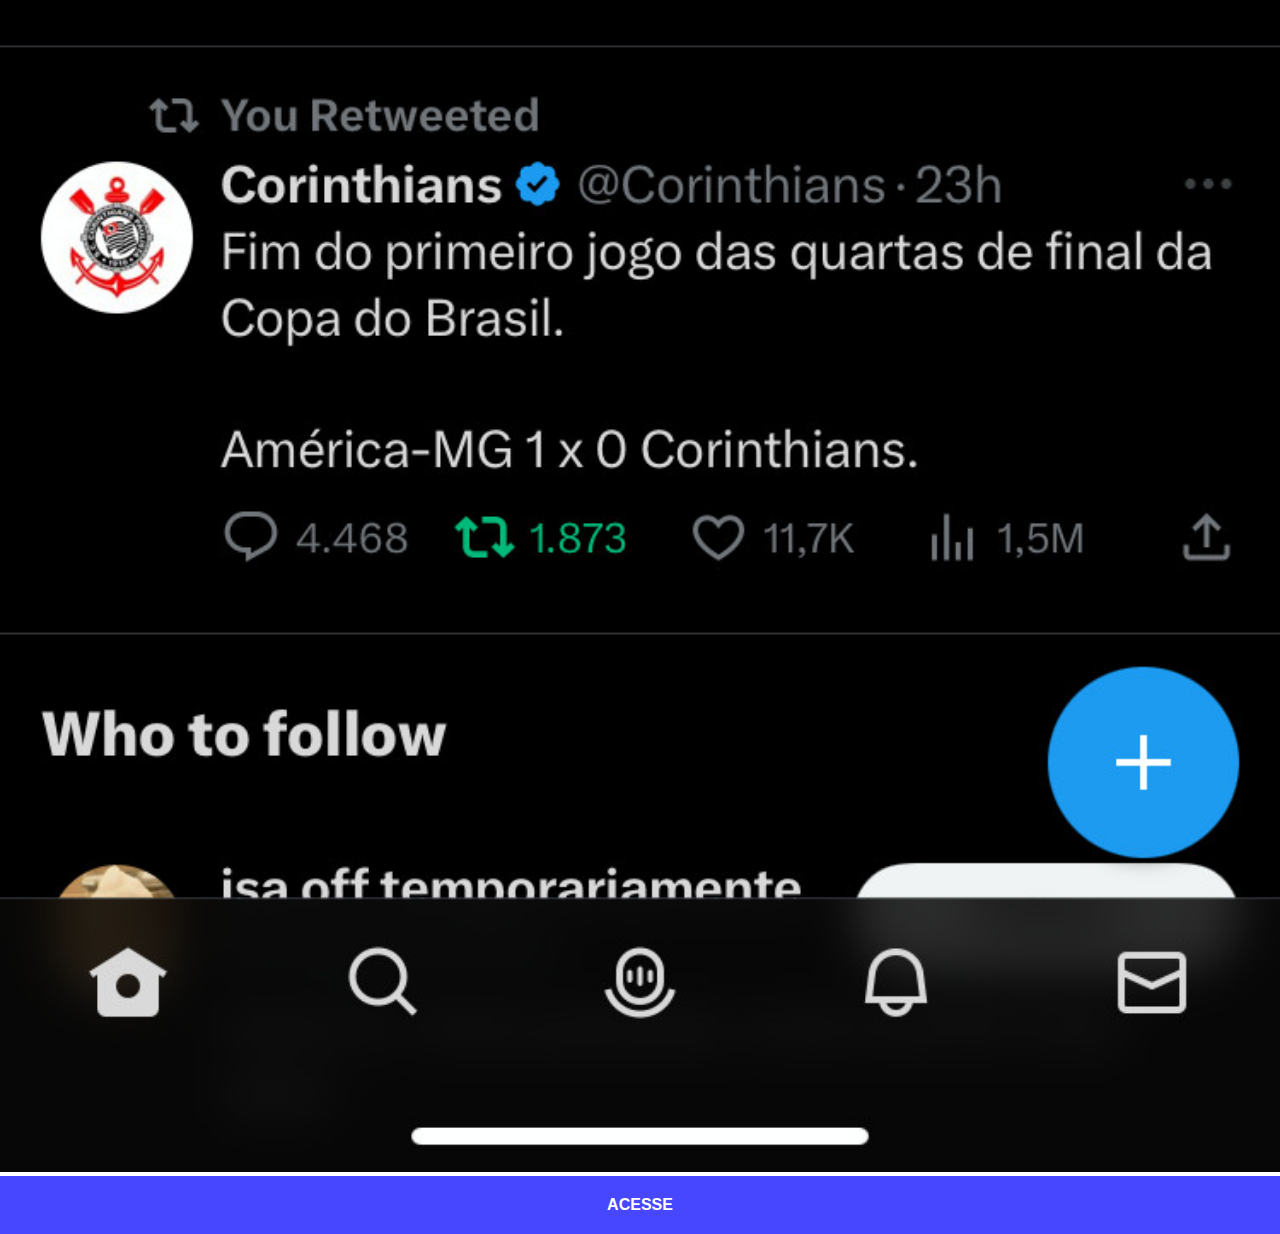
<file: twitter.html>
<!DOCTYPE html>
<html lang="pt-br">
<head>
    <meta charset="UTF-8">
    <meta name="viewport" content="width=device-width, initial-scale=1.0">
    <title>Twitter</title>
    <style>
        * {
            margin: 0px;
            padding: 0px;
            font-family: Arial, Helvetica, sans-serif;
        }

        ::-webkit-scrollbar {
            width: 0px;
            height: 0px;
        }

        img {
            width: 100vw;
        }

        a {
            display: block;
            background-color: rgb(71, 71, 255);
            color: white;
            padding: 20px;
            text-align: center;
            font-weight: bolder;
            text-decoration: none;
        }

        a:hover {
            background-color: rgb(0, 110, 255);
        }
    </style>
</head>
<body>
    <img src="imagens/tela-twitter.jpg" alt="Print do site twitter">
    <a href="https://twitter.com/vkvtomaz" target="_blank">ACESSE</a>
    
</body>
</html>
</file>
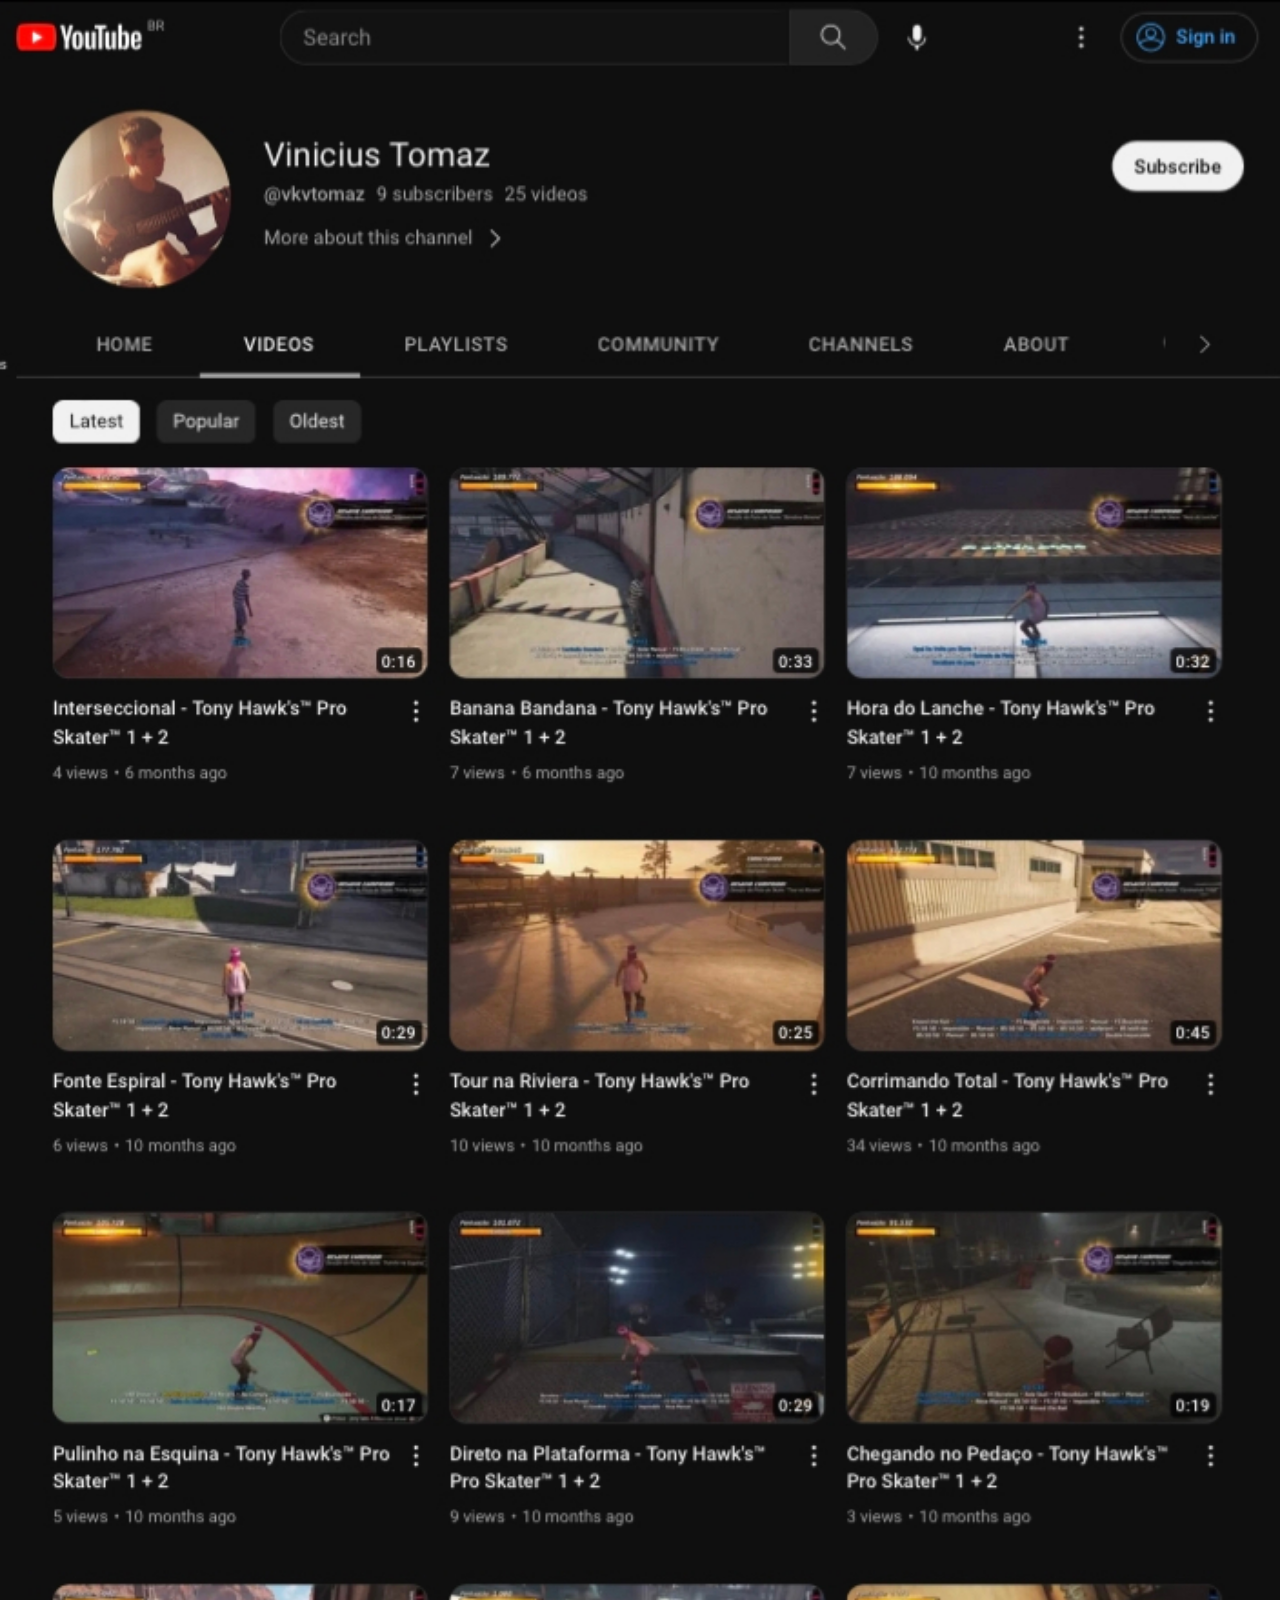
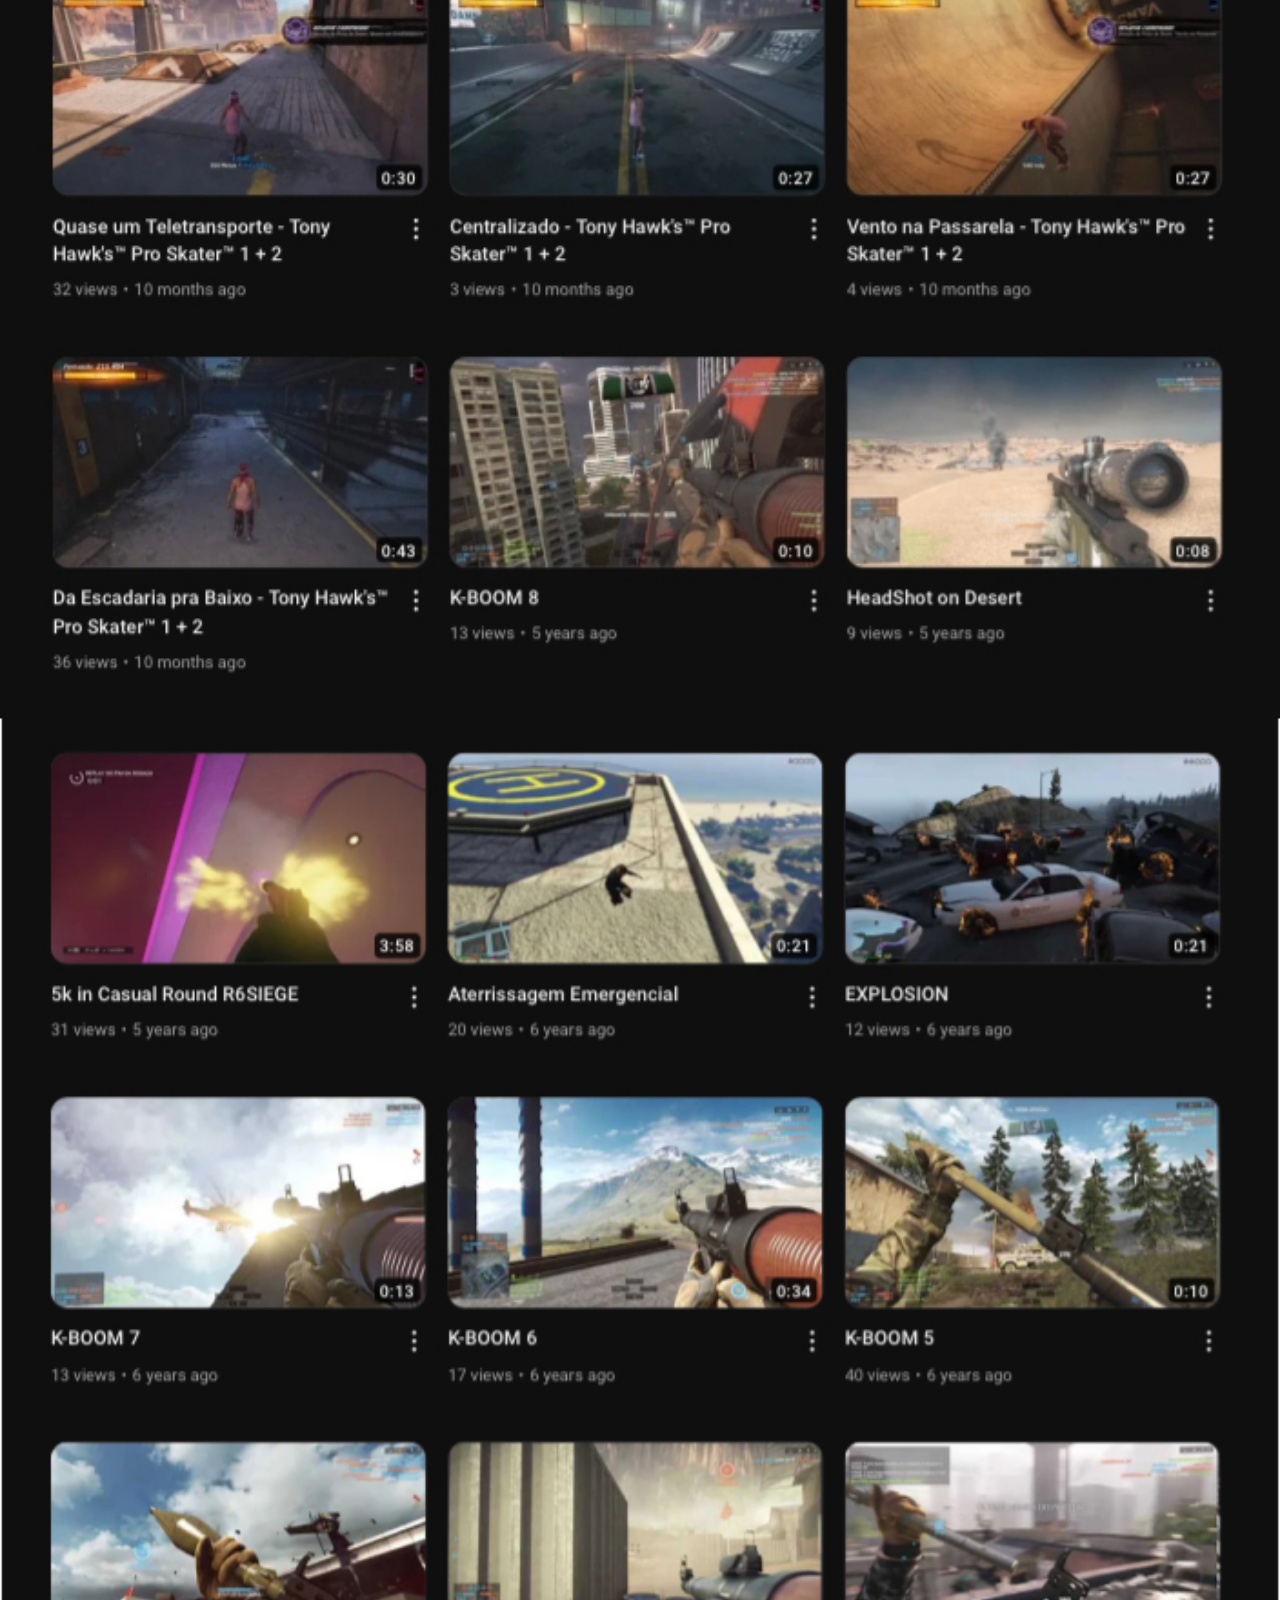
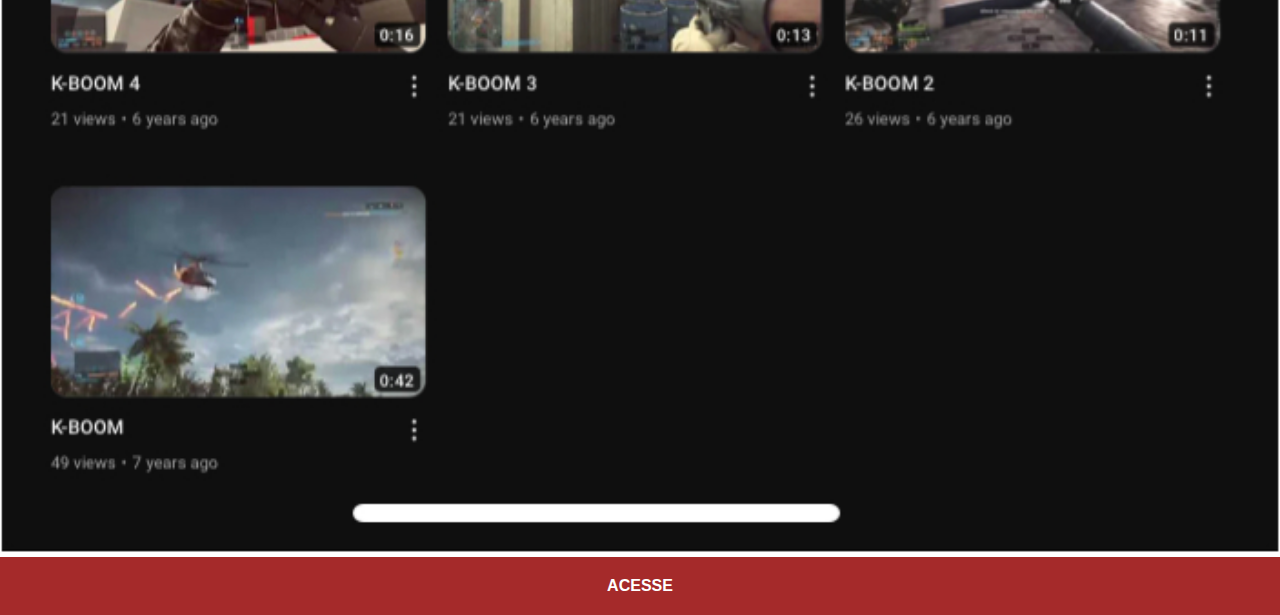
<file: youtube.html>
<!DOCTYPE html>
<html lang="pt-br">
<head>
    <meta charset="UTF-8">
    <meta name="viewport" content="width=device-width, initial-scale=1.0">
    <title>YouTube</title>
    <style>
        * {
            margin: 0px;
            padding: 0px;
            font-family: Arial, Helvetica, sans-serif;
        }

        ::-webkit-scrollbar {
            width: 0px;
            height: 0px;
        }

        img {
            width: 100vw;
        }

        a {
            display: block;
            background-color: brown;
            color: white;
            padding: 20px;
            text-align: center;
            font-weight: bolder;
            text-decoration: none;
        }

        a:hover {
            background-color: red;
        }
    </style>
</head>
<body>
    <img src="imagens/tela-youtube.jpg" alt="Print do site youtube">
    <a href="https://www.youtube.com/@vkvtomaz/videos" target="_blank">ACESSE</a>
    
</body>
</html>
</file>
<file: estilos/style.css>
@charset "UTF-8";

*{
    margin: 0px;
    padding: 0px;
    font-family: Arial, Helvetica, sans-serif;
}

html, body {
    height: 100vh;
    width: 100vw;
    background: url(../imagens/fundo-madeira.jpg) no-repeat top center;
    background-size: cover;
    background-attachment: fixed;
    overflow: hidden;

}


main {
    height: 100vh;
    position: relative;

}

.container {
    max-width: 500px;
    margin: auto;
    height: 100%;
    position: relative;
}

section#telefone {
    height: 627px;
    width: 311px;
    background: url(../imagens/frame-iphone.png) no-repeat;
    position: absolute;
    top: 50%;
    left: 50%;
    transform: translate(-50%, -50%);
}

iframe#tela {
    position: relative;
    top: 80px;
    left: 22px;
    width: 267px;
    height: 471px;
}

section#redes-sociais {
    position: absolute;
    right: 15px;
    top: 50%;
    transform: translate(0, -50%);
    
}

section#redes-sociais img {
    width: 50px;
    height: 50px;
    margin: 10px;
    border-radius: 50%;
    box-shadow: 2px 2px 5px rgba(0, 0, 0, 0.404);
    box-sizing: border-box;
}

section#redes-sociais img:hover {
    border: 2px solid white;
    transform: translate(-3px, -3px);
    box-shadow: 5px 5px 10px rgba(0, 0, 0, 0.452);
    transition: transform .3s, border 1.5s;
}

/*
@media(max-width:360px) {
    section#redes-sociais {
        right: -30px;
    }
}

@media(max-width:576px) {
    section#redes-sociais {
        right: -15px;
    }
} */
</file>
